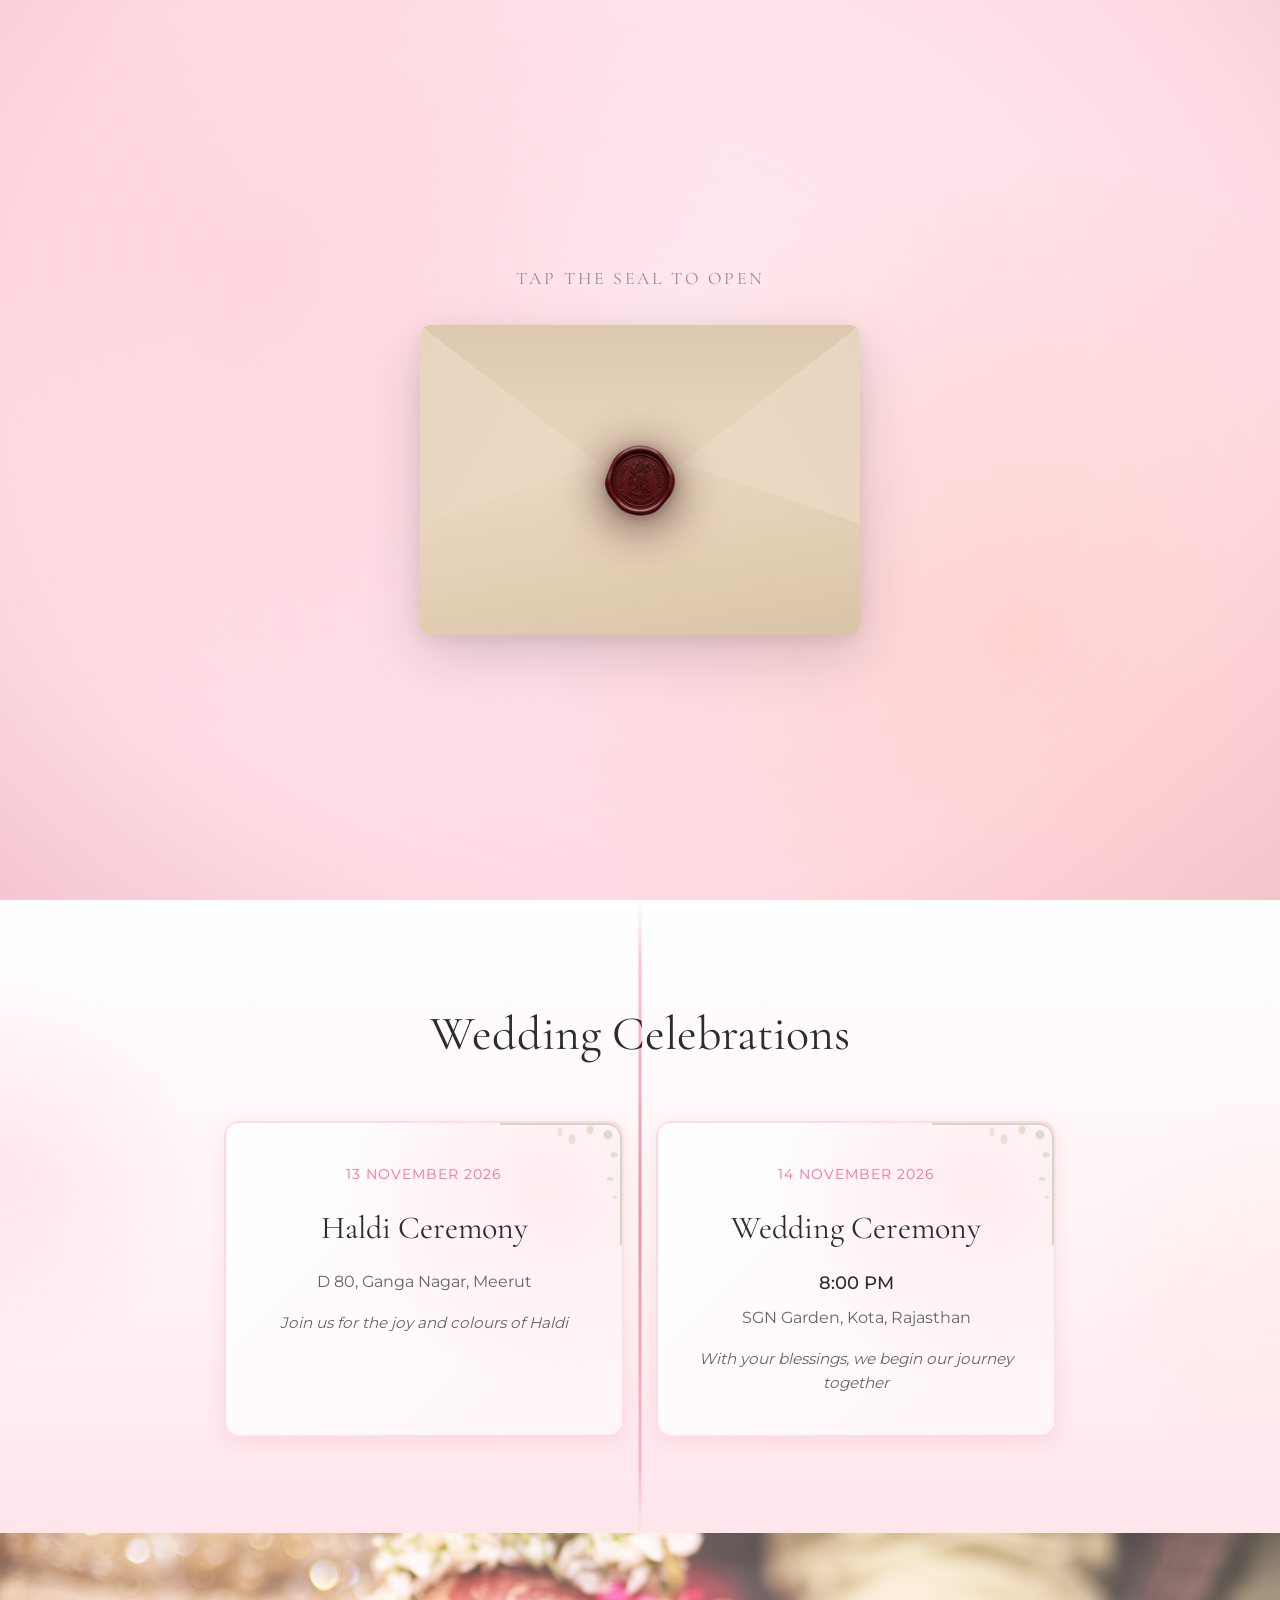
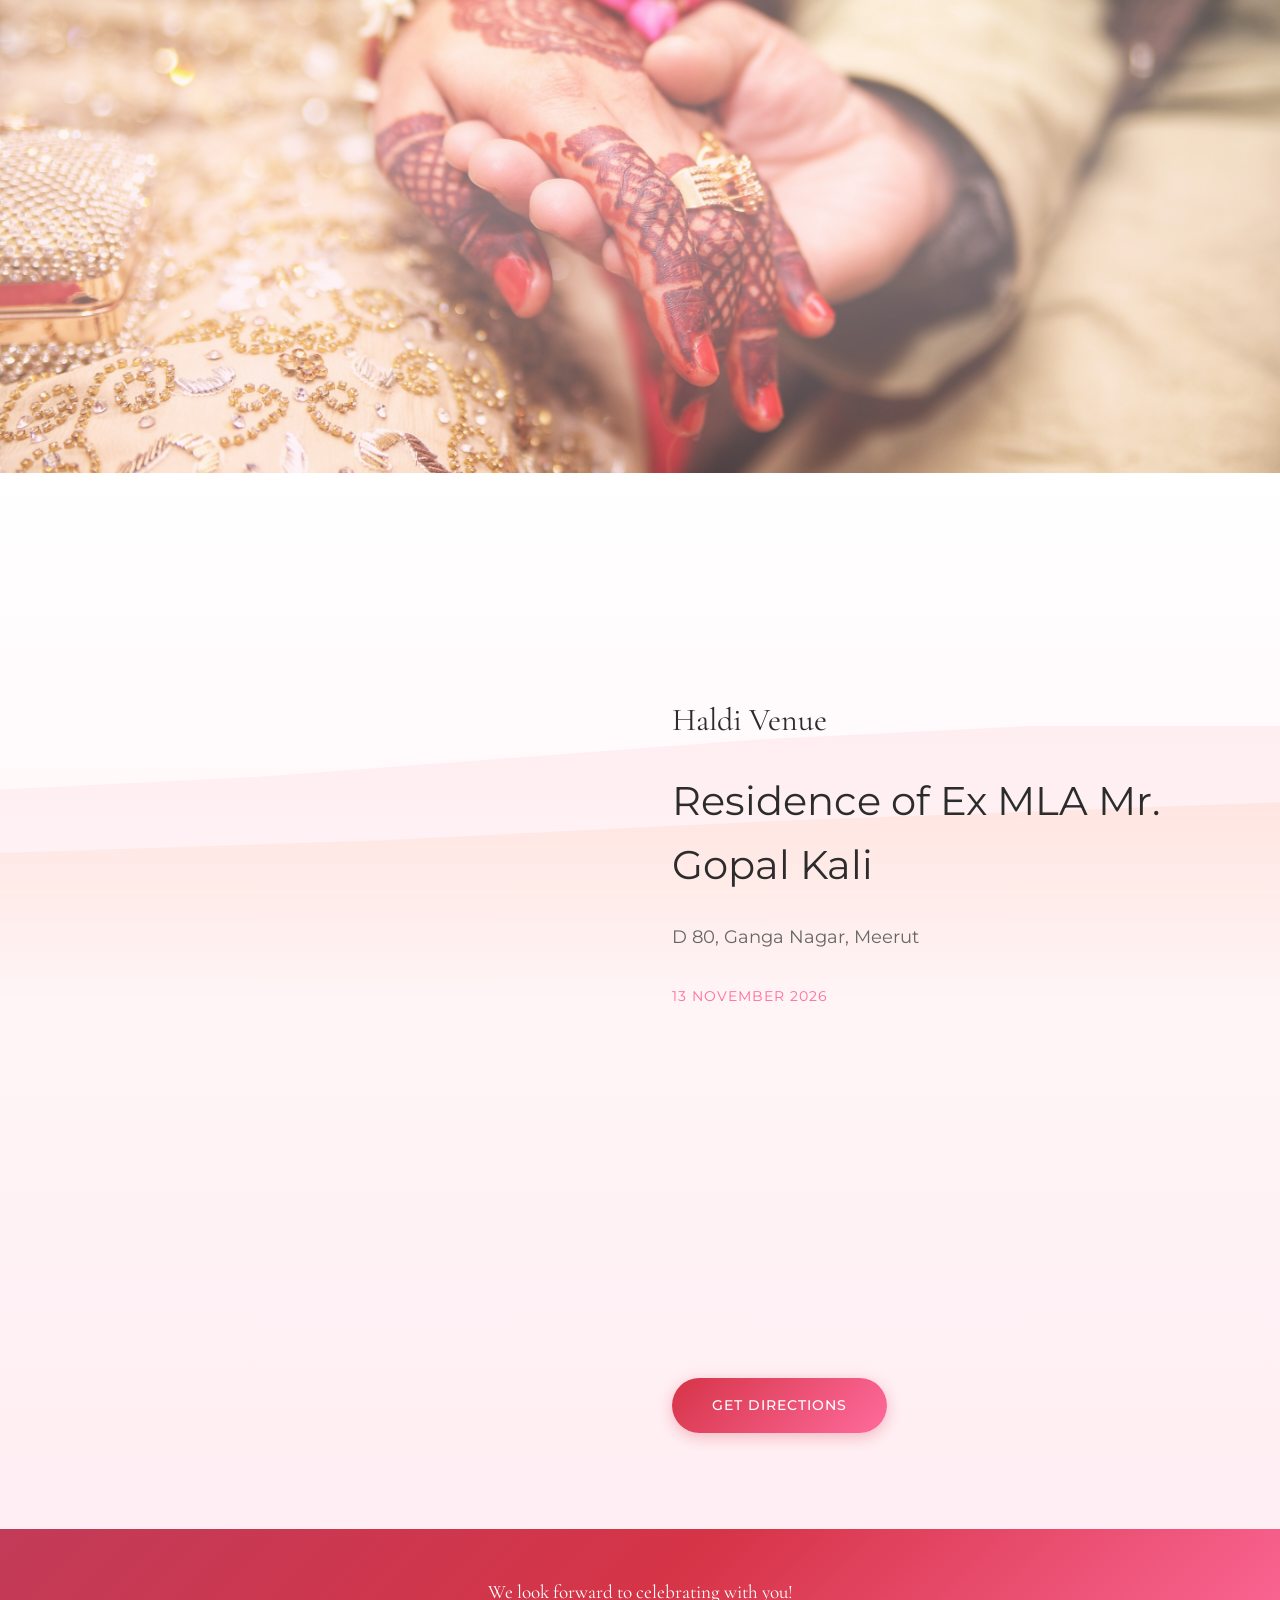
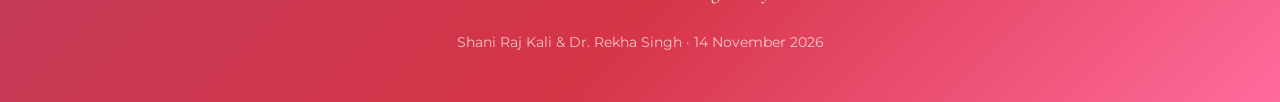
<file: index.html>
<!DOCTYPE html>
<html lang="en">
<head>
    <meta charset="UTF-8">
    <meta name="viewport" content="width=device-width, initial-scale=1.0">
    <title>Shani Raj Kali &amp; Dr. Rekha Singh | Wedding Invitation</title>
    <link rel="stylesheet" href="styles.css?v=guided-1">
    <link rel="stylesheet" href="fonts.css">
<style>
@keyframes dismiss-loading { to { opacity: 0; visibility: hidden; pointer-events: none; } }
.preloader { animation: dismiss-loading 0.3s 3s forwards; }
</style>
<noscript><style>.preloader,.envelope-wrapper { display: none !important; }</style></noscript>
</head>
<body>
    <!-- Preloader -->
    <div class="preloader" id="preloader">
        <div class="preloader-content">
            <div class="preloader-rings">
                <div class="ring ring-1"></div>
                <div class="ring ring-2"></div>
            </div>
            <p class="preloader-text">Loading your invitation...</p>
        </div>
    </div>

    <!-- Envelope Overlay -->
    <div class="envelope-wrapper" id="envelopeWrapper">
        <div class="envelope-particles" id="envelopeParticles"></div>
        <p class="envelope-hint">Tap the seal to open</p>
        <div class="envelope" id="envelope">
            <div class="envelope-back"></div>
            <div class="envelope-letter" id="envelopeLetter">
                <div class="letter-content">
                    <div class="letter-ornament">✦ ✦ ✦</div>
                    <p class="letter-heading" data-translate="envelope_heading">You're Invited</p>
                    <p class="letter-names" data-translate="envelope_names">Shani Raj & Dr. Rekha</p>
                    <p class="letter-subtext" data-translate="envelope_subtext">request the pleasure of your company</p>
                    <div class="letter-ornament">✦ ✦ ✦</div>
                </div>
            </div>
            <div class="envelope-front-bottom"></div>
            <div class="envelope-front-left"></div>
            <div class="envelope-front-right"></div>
            <div class="envelope-flap" id="envelopeFlap"></div>
            <div class="envelope-seal" id="envelopeSeal">
                <img src="wax-seal.png" alt="Wax Seal" class="seal-image">
            </div>
        </div>
    </div>

    <!-- Decorative Hands Dropping Petals -->
    <div class="petal-hands">
        <!-- Left Hand -->
        <div class="hand-container left-hand">
            <div class="hand-silhouette">
                <div class="hand-palm"></div>
                <div class="hand-fingers">
                    <div class="finger finger-1"></div>
                    <div class="finger finger-2"></div>
                    <div class="finger finger-3"></div>
                    <div class="finger finger-4"></div>
                    <div class="finger finger-5"></div>
                </div>
            </div>
            <div class="hand-petals-burst">
                <div class="burst-petal bp-1"></div>
                <div class="burst-petal bp-2"></div>
                <div class="burst-petal bp-3"></div>
                <div class="burst-petal bp-4"></div>
                <div class="burst-petal bp-5"></div>
            </div>
        </div>

        <!-- Right Hand -->
        <div class="hand-container right-hand">
            <div class="hand-silhouette">
                <div class="hand-palm"></div>
                <div class="hand-fingers">
                    <div class="finger finger-1"></div>
                    <div class="finger finger-2"></div>
                    <div class="finger finger-3"></div>
                    <div class="finger finger-4"></div>
                    <div class="finger finger-5"></div>
                </div>
            </div>
            <div class="hand-petals-burst">
                <div class="burst-petal bp-1"></div>
                <div class="burst-petal bp-2"></div>
                <div class="burst-petal bp-3"></div>
                <div class="burst-petal bp-4"></div>
                <div class="burst-petal bp-5"></div>
            </div>
        </div>
    </div>

    <!-- Background Decorations -->
    <div class="floating-elements">
        <div class="rose-petal petal-1"></div>
        <div class="rose-petal petal-2"></div>
        <div class="rose-petal petal-3"></div>
        <div class="rose-petal petal-4"></div>
        <div class="rose-petal petal-5"></div>
        <div class="rose-petal petal-6"></div>
        <div class="rose-petal petal-7"></div>
        <div class="rose-petal petal-8"></div>
        <div class="rose-petal petal-9"></div>
        <div class="rose-petal petal-10"></div>
        <div class="rose-petal petal-11"></div>
        <div class="rose-petal petal-12"></div>
        <div class="rose-petal petal-13"></div>
        <div class="rose-petal petal-14"></div>
        <div class="rose-petal petal-15"></div>
        <div class="rose-petal petal-16"></div>
        <div class="rose-petal petal-17"></div>
        <div class="rose-petal petal-18"></div>
        <div class="rose-petal petal-19"></div>
        <div class="rose-petal petal-20"></div>
    </div>

    <!-- Music Player -->
    <div class="music-player">
        <button id="musicToggle" class="music-toggle" title="Play/Pause Music">
            <span class="music-icon">🎵</span>
        </button>
        <audio id="backgroundMusic" loop preload="none">
            <!-- Add your music file here -->
            <source src="background.mp3?v=restored" type="audio/mpeg">
        </audio>
    </div>

    <!-- Navigation -->
    <nav class="navbar">
        <div class="nav-container">
            <button class="hamburger" id="hamburger" aria-label="Toggle menu">
                <span class="hamburger-line"></span>
                <span class="hamburger-line"></span>
                <span class="hamburger-line"></span>
            </button>
            <div class="nav-links" id="navLinks">
            <a href="#home" class="nav-link" data-translate="nav_home">Home</a>
            <a href="#events" class="nav-link" data-translate="nav_events">Events</a>
            <a href="#venue" class="nav-link" data-translate="nav_venue">Venues</a>
            </div>

            <!-- Language Switcher -->
            <div class="language-switcher">
                <button class="lang-btn active" data-lang="en">English</button>
                <button class="lang-btn" data-lang="hi">हिंदी</button>
            </div>
        </div>
    </nav>

    <!-- Hero Section -->
    <section id="home" class="hero">
        <div class="hero-image-bg"></div>
        <div class="mountains">
            <div class="mountain mountain-1"></div>
            <div class="mountain mountain-2"></div>
            <div class="mountain mountain-3"></div>
            <div class="mountain mountain-4"></div>
            <div class="mountain mountain-5"></div>
            <div class="mountain mountain-6"></div>
        </div>
        <div class="hero-overlay"></div>
        <div class="hero-content">
            <div class="blessing">ॐ</div>
            <h1 class="couple-names">
                <span class="bride-name" data-translate="groom_name">Shani Raj Kali</span>
                <span class="parent-info" data-translate="groom_parents">S/O Ex MLA Mr. Gopal Kali & Mrs. Sunita Kali</span>
                <span class="ampersand">&</span>
                <span class="groom-name" data-translate="bride_name">Dr. Rekha Singh</span>
                <span class="parent-info" data-translate="bride_parents">D/O Mr. Surendar Pal Singh and Mrs. Vidhya Devi</span>
            </h1>
            <p class="wedding-date" data-translate="wedding_date">14 November 2026 · 8:00 PM</p>
            <div class="countdown" id="countdown">
                <div class="countdown-item">
                    <span class="countdown-number" id="days">0</span>
                    <span class="countdown-label" data-translate="days">Days</span>
                </div>
                <div class="countdown-item">
                    <span class="countdown-number" id="hours">0</span>
                    <span class="countdown-label" data-translate="hours">Hours</span>
                </div>
                <div class="countdown-item">
                    <span class="countdown-number" id="minutes">0</span>
                    <span class="countdown-label" data-translate="minutes">Minutes</span>
                </div>
                <div class="countdown-item">
                    <span class="countdown-number" id="seconds">0</span>
                    <span class="countdown-label" data-translate="seconds">Seconds</span>
                </div>
            </div>
            <p class="tagline" data-translate="tagline">Together with our families, we invite you to celebrate our wedding</p>
        </div>
        <div class="scroll-indicator">↓</div>
    </section>

    <!-- Events Section -->
    <section id="events" class="events">
        <div class="decorative-shape shape-left"></div>
        <div class="decorative-shape shape-right"></div>
        <div class="container">
            <h2 class="section-title" data-translate="events_title">Wedding Celebrations</h2>
            <div class="events-grid">


                <div class="event-card">
                    <div class="event-date" data-translate="event3_date">13 November 2026</div>
                    <h3 class="event-name" data-translate="event3_name">Haldi Ceremony</h3>
                    <p class="event-venue" data-translate="event3_venue">D 80, Ganga Nagar, Meerut</p>
                    <p class="event-description" data-translate="event3_desc">Join us for the joy and colours of Haldi</p>
                </div>

                <div class="event-card">
                    <div class="event-date" data-translate="event4_date">14 November 2026</div>
                    <h3 class="event-name" data-translate="event4_name">Wedding Ceremony</h3>
                    <p class="event-time" data-translate="event4_time">8:00 PM</p>
                    <p class="event-venue" data-translate="event4_venue">SGN Garden, Kota, Rajasthan</p>
                    <p class="event-description" data-translate="event4_desc">With your blessings, we begin our journey together</p>
                </div>


            </div>
        </div>
    </section>

<!-- Image Showcase Section -->
    <section class="image-showcase">
        <div class="showcase-image">
            <img src="wedding-hands-2.jpg" alt="Wedding Moment" class="showcase-img">
            <div class="showcase-overlay"></div>
        </div>
    </section>

    <!-- Venue Section -->
    <section id="venue" class="venue">
        <div class="decorative-hills">
            <div class="hill hill-1"></div>
            <div class="hill hill-2"></div>
        </div>
        <div class="container">
            <h2 class="section-title" data-translate="venue_title">Venues & Locations</h2>
            <div class="venue-content">
                <div class="venue-info">
                    <h3 class="venue-name" data-translate="venue_name">SGN Garden</h3>
                    <p class="venue-address" data-translate="venue_address">Railway Overbridge Bundi Road, National Highway 12, Kota, Rajasthan 324008</p>
                    <div class="venue-map">
                        <iframe title="Wedding venue map" src="https://maps.google.com/maps?q=25.2051961,75.8316778&amp;z=16&amp;output=embed" width="600" height="450" style="border:0;" allowfullscreen="" loading="lazy" referrerpolicy="strict-origin-when-cross-origin"></iframe>
                    </div>
                    <a href="https://www.google.com/maps/place/SGN+Gardens+%26+Banquets/@25.2051961,75.8291029,17z/data=!4m6!3m5!1s0x396f9b0b5e360cf9:0x18427d3f242fad4c!8m2!3d25.2051961!4d75.8316778!16s%2Fg%2F124swypnz" target="_blank" class="btn btn-primary" data-translate="directions_btn">Get Directions</a>
                </div>

                <div class="venue-details">
                    <h3 class="details-title" data-translate="haldi_venue_title">Haldi Venue</h3>
                    <p class="venue-name" data-translate="haldi_venue_name">Residence of Ex MLA Mr. Gopal Kali</p>
                    <p class="venue-address" data-translate="haldi_address">D 80, Ganga Nagar, Meerut</p>
                    <p class="event-date" data-translate="event3_date">13 November 2026</p>
                    <div class="venue-map"><iframe title="Haldi venue map" src="https://maps.google.com/maps?q=29.0089411,77.7498693&amp;z=16&amp;output=embed" width="600" height="450" style="border:0" loading="lazy"></iframe></div>
                    <a href="https://www.google.com/maps/place/Gopal+Kali+(Ex+MLA+Hastinapur)/@29.0089411,77.7472944,17z/data=!4m6!3m5!1s0x390c7b0016fcecf9:0x6e02280fcfaa42a7!8m2!3d29.0089411!4d77.7498693!16s%2Fg%2F11y3ctrp6f" target="_blank" rel="noopener" class="btn btn-primary" data-translate="directions_btn">Get Directions</a>
                </div>
            </div>
        </div>
    </section>

<!-- Footer -->
    <footer class="footer">
        <div class="container">
            <p class="footer-text" data-translate="footer_text">We look forward to celebrating with you!</p>
<p class="footer-copyright" data-translate="footer_copyright">Shani Raj Kali & Dr. Rekha Singh · 14 November 2026</p>
        </div>
    </footer>

    <script src="translations.js?v=loading-fix-1"></script>
    <script src="script.js?v=guided-1"></script>
</body>
</html>
</file>
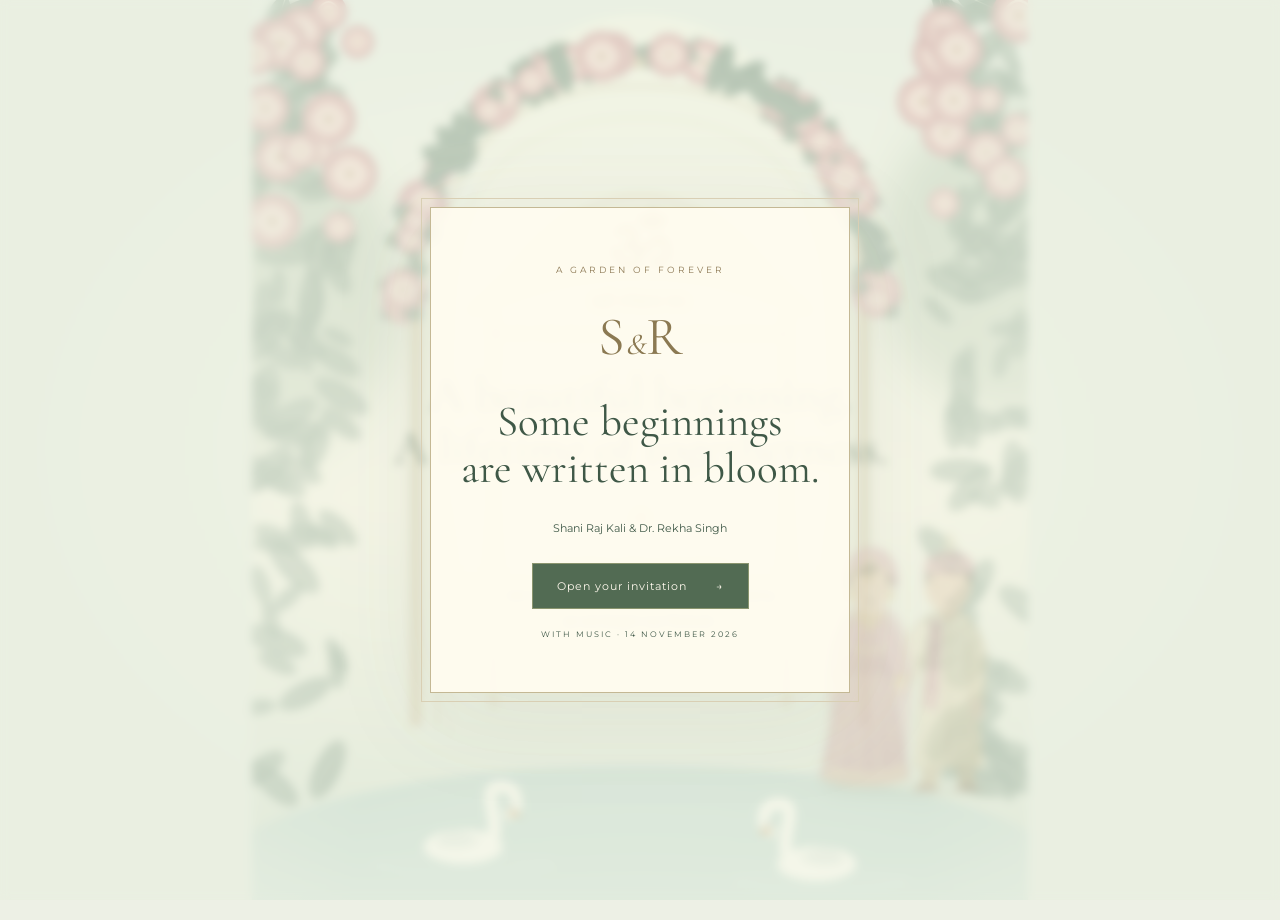
<file: garden.html>
<!doctype html><html lang="en"><head><meta charset="utf-8"><meta name="viewport" content="width=device-width, initial-scale=1"><title>Shani Raj & Dr. Rekha · A Garden of Forever</title><link rel="stylesheet" href="fonts.css"><link rel="stylesheet" href="garden-style.css?v=2"></head><body>
<div class="garden" aria-hidden="true"></div><div class="animated-couple" aria-hidden="true"><img src="wedding-couple.svg" alt=""></div><div id="petals" aria-hidden="true"></div>
<div class="opening" id="opening"><div class="opening-card"><p class="eyebrow">A GARDEN OF FOREVER</p><div class="crest">S<span>&</span>R</div><h1>Some beginnings<br>are written in bloom.</h1><p>Shani Raj Kali & Dr. Rekha Singh</p><button class="primary" id="open">Open your invitation <span>→</span></button><p class="tiny">WITH MUSIC · 14 NOVEMBER 2026</p></div></div>
<main><section class="scene active" aria-hidden="false"><div class="ganesh">ॐ</div><p class="mantra">श्री गणेशाय नमः</p><p class="eyebrow">WITH THE BLESSINGS OF LORD GANESHA</p><h2>A beautiful beginning.<br>A lifetime of togetherness.</h2><div class="ornament">✧</div><p class="body-copy">Together with our families,<br>we request the pleasure of your company<br>as we begin our forever.</p></section>
<section class="scene" aria-hidden="true"><p class="eyebrow">TWO HEARTS · ONE FOREVER</p><h2 class="names">Shani Raj Kali<span>&</span>Dr. Rekha Singh</h2><p class="parents">S/O Ex MLA Mr. Gopal Kali & Mrs. Sunita Kali</p><p class="parents">D/O Mr. Surendar Pal Singh & Mrs. Vidhya Devi</p><div class="date">14 <span>NOVEMBER</span> 2026</div><p class="time">8:00 PM · Kota, Rajasthan</p></section>
<section class="scene" aria-hidden="true"><p class="eyebrow">LET THE CELEBRATIONS BLOOM</p><h2>Haldi & happiness</h2><div class="ornament">✧</div><p class="day">13 November 2026</p><p class="body-copy">An occasion of golden hues,<br>laughter, love, and blessings.</p><div class="venue"><h3>The Kali Residence</h3><p>Residence of Ex MLA Mr. Gopal Kali<br>D 80, Ganga Nagar, Meerut</p><a href="https://www.google.com/maps/?q=29.0089411,77.7498693" target="_blank" rel="noopener">Directions to Haldi <span>↗</span></a></div></section>
<section class="scene" aria-hidden="true"><p class="eyebrow">THE WEDDING CELEBRATION</p><h2>Where forever<br>takes root.</h2><p class="day">14 November 2026 · 8:00 PM</p><div class="ornament">✧</div><div class="venue"><h3>SGN Garden</h3><p>Railway Overbridge Bundi Road<br>National Highway 12, Kota<br>Rajasthan 324008</p><a href="https://www.google.com/maps/?q=25.2051961,75.8316778" target="_blank" rel="noopener">Directions to wedding <span>↗</span></a></div></section>
<section class="scene" aria-hidden="true"><p class="eyebrow">YOUR PRESENCE IS OUR GREATEST JOY</p><h2>Come for the celebration.<br>Stay in our memories.</h2><div class="ornament">✧</div><p class="body-copy">With love,<br>the Kali & Singh families</p><p class="signature">Shani Raj & Dr. Rekha</p><button class="primary" id="replayEnd">Watch again ↻</button></section></main>
<footer id="controls" hidden><div class="timeline" id="timeline" aria-label="Invitation scenes"></div><div class="buttons"><button id="prev" aria-label="Previous scene">←</button><button id="pause">Pause</button><span id="counter">1 / 5</span><button id="music" aria-label="Mute music">♫ On</button><button id="next" aria-label="Next scene">→</button></div></footer><audio id="audio" src="kudmayi-from-10s.mp3" loop preload="none"></audio><script src="garden-app.js?v=2"></script></body></html>
</file>
<file: styles.css>
/* Reset and Base Styles */
* {
    margin: 0;
    padding: 0;
    box-sizing: border-box;
}

:root {
    --primary-color: #D63447;        /* Vibrant Red */
    --secondary-color: #FF6B9D;      /* Hot Pink */
    --accent: #FFA07A;               /* Light Coral/Peach */
    --pastel-pink: #FFB6C1;          /* Light Pink */
    --pastel-orange: #FFCCB3;        /* Peach */
    --pastel-yellow: #FFEAA7;        /* Soft Yellow */
    --deep-red: #C23B58;             /* Deep Red */
    --text-dark: #2C2C2C;
    --text-light: #666666;
    --bg-light: #FFF5F7;             /* Light Pink Background */
    --white: #FFFFFF;
}

html {
    scroll-behavior: smooth;
}

body {
    font-family: 'Montserrat', sans-serif;
    color: var(--text-dark);
    line-height: 1.6;
    background-color: var(--white);
    position: relative;
    overflow-x: hidden;
}

h1, h2, h3 {
    font-family: 'Cormorant Garamond', serif;
    font-weight: 400;
}

/* Preloader */
.preloader {
    position: fixed;
    top: 0;
    left: 0;
    width: 100%;
    height: 100%;
    z-index: 99999;
    background: linear-gradient(135deg, #FFF5F7 0%, #FFE5EC 50%, #FFF0F5 100%);
    display: flex;
    align-items: center;
    justify-content: center;
    transition: opacity 0.6s ease, visibility 0s linear 0.6s;
}

.preloader.hidden {
    opacity: 0;
    visibility: hidden;
    pointer-events: none;
}

.preloader-content {
    text-align: center;
}

.preloader-rings {
    position: relative;
    width: 80px;
    height: 80px;
    margin: 0 auto 1.5rem;
}

.ring {
    position: absolute;
    width: 100%;
    height: 100%;
    border-radius: 50%;
    border: 3px solid transparent;
}

.ring-1 {
    border-top-color: var(--primary-color);
    border-right-color: var(--primary-color);
    animation: spin 1.2s linear infinite;
}

.ring-2 {
    width: 60%;
    height: 60%;
    top: 20%;
    left: 20%;
    border-bottom-color: var(--secondary-color);
    border-left-color: var(--secondary-color);
    animation: spin 0.9s linear infinite reverse;
}

@keyframes spin {
    to { transform: rotate(360deg); }
}

.preloader-text {
    font-family: 'Cormorant Garamond', serif;
    font-size: 1.2rem;
    color: var(--text-light);
    letter-spacing: 2px;
}

/* Decorative Hands Dropping Petals */
.petal-hands {
    position: fixed;
    top: 0;
    left: 0;
    width: 100%;
    height: 100vh;
    pointer-events: none;
    z-index: 100;
    overflow: hidden;
}

.hand-container {
    position: absolute;
    top: 0%;
    width: 300px;
    height: 300px;
}

.left-hand {
    left: 0%;
    animation: handGentleMove 6s ease-in-out infinite;
}

.right-hand {
    right: 0%;
    animation: handGentleMove 6s ease-in-out infinite;
    animation-delay: 3s;
}

@keyframes handGentleMove {
    0%, 100% {
        transform: translateY(0) rotate(0deg);
    }
    50% {
        transform: translateY(-15px) rotate(-3deg);
    }
}

/* Hand Silhouette - Using Real Image */
.hand-silhouette {
    position: relative;
    width: 100%;
    height: 100%;
    background-image: url('hand-with-petals.png');
    background-size: contain;
    background-position: center;
    background-repeat: no-repeat;
}

/* Right hand is flipped */
.right-hand .hand-silhouette {
    transform: scaleX(-1);
}

/* Hide palm and fingers when using image */
.hand-palm,
.hand-fingers {
    display: none;
}

/* Petals Bursting from Hands */
.hand-petals-burst {
    position: absolute;
    top: 55%;
    left: 50%;
    width: 120px;
    height: 120px;
}

.burst-petal {
    position: absolute;
    width: 15px;
    height: 22px;
    background: linear-gradient(135deg, #D63447 0%, #FF6B9D 100%);
    border-radius: 50% 50% 50% 0;
    opacity: 0;
    animation: petalBurst 4s ease-out infinite;
}

.bp-1 {
    animation-delay: 0s;
}

.bp-2 {
    animation-delay: 0.8s;
}

.bp-3 {
    animation-delay: 1.6s;
}

.bp-4 {
    animation-delay: 2.4s;
}

.bp-5 {
    animation-delay: 3.2s;
}

@keyframes petalBurst {
    0% {
        transform: translate(-50%, -50%) scale(0.5) rotate(0deg);
        opacity: 0;
    }
    10% {
        opacity: 0.9;
    }
    20% {
        transform: translate(-30px, -20px) scale(1) rotate(45deg);
        opacity: 0.8;
    }
    40% {
        transform: translate(-45px, 10px) scale(0.9) rotate(90deg);
        opacity: 0.6;
    }
    60% {
        transform: translate(-50px, 50px) scale(0.8) rotate(135deg);
        opacity: 0.4;
    }
    80% {
        transform: translate(-45px, 90px) scale(0.7) rotate(180deg);
        opacity: 0.2;
    }
    100% {
        transform: translate(-40px, 130px) scale(0.5) rotate(225deg);
        opacity: 0;
    }
}

.right-hand .burst-petal {
    animation-name: petalBurstRight;
}

@keyframes petalBurstRight {
    0% {
        transform: translate(-50%, -50%) scale(0.5) rotate(0deg);
        opacity: 0;
    }
    10% {
        opacity: 0.9;
    }
    20% {
        transform: translate(30px, -20px) scale(1) rotate(-45deg);
        opacity: 0.8;
    }
    40% {
        transform: translate(45px, 10px) scale(0.9) rotate(-90deg);
        opacity: 0.6;
    }
    60% {
        transform: translate(50px, 50px) scale(0.8) rotate(-135deg);
        opacity: 0.4;
    }
    80% {
        transform: translate(45px, 90px) scale(0.7) rotate(-180deg);
        opacity: 0.2;
    }
    100% {
        transform: translate(40px, 130px) scale(0.5) rotate(-225deg);
        opacity: 0;
    }
}

/* Floating Elements */
.floating-elements {
    position: fixed;
    top: 0;
    left: 0;
    width: 100%;
    height: 100%;
    pointer-events: none;
    z-index: 1;
    overflow: hidden;
}

/* Rose Petal Shapes */
.rose-petal {
    position: absolute;
    width: 20px;
    height: 30px;
    background: linear-gradient(135deg, #FF6B9D 0%, #FFB6C1 50%, #FF6B9D 100%);
    border-radius: 50% 50% 50% 0;
    opacity: 0.6;
    animation: petalFall 15s infinite ease-in-out;
    box-shadow: 0 2px 8px rgba(214, 52, 71, 0.3);
}

.petal-1 {
    top: -5%;
    left: 10%;
    animation-delay: 0s;
    animation-duration: 18s;
    background: linear-gradient(135deg, #D63447 0%, #FF6B9D 100%);
}

.petal-2 {
    top: -10%;
    right: 15%;
    animation-delay: 3s;
    animation-duration: 22s;
    background: linear-gradient(135deg, #FFB6C1 0%, #FFA07A 100%);
    width: 18px;
    height: 28px;
}

.petal-3 {
    top: -8%;
    left: 30%;
    animation-delay: 6s;
    animation-duration: 20s;
    background: linear-gradient(135deg, #FF9AAD 0%, #FFB6C1 100%);
}

.petal-4 {
    top: -12%;
    right: 40%;
    animation-delay: 9s;
    animation-duration: 16s;
    background: linear-gradient(135deg, #D63447 0%, #FF7E99 100%);
    width: 22px;
    height: 32px;
}

.petal-5 {
    top: -15%;
    left: 60%;
    animation-delay: 12s;
    animation-duration: 24s;
    background: linear-gradient(135deg, #FFA07A 0%, #FFCCB3 100%);
    width: 16px;
    height: 26px;
}

.petal-6 {
    top: -6%;
    right: 25%;
    animation-delay: 15s;
    animation-duration: 19s;
    background: linear-gradient(135deg, #FF6B9D 0%, #FFB6C1 100%);
}

.petal-7 {
    top: -10%;
    left: 45%;
    animation-delay: 4s;
    animation-duration: 21s;
    background: linear-gradient(135deg, #D63447 0%, #FF9AAD 100%);
    width: 19px;
    height: 29px;
}

.petal-8 {
    top: -14%;
    right: 8%;
    animation-delay: 7s;
    animation-duration: 17s;
    background: linear-gradient(135deg, #FFB6C1 0%, #FF6B9D 100%);
}

.petal-9 {
    top: -8%;
    left: 75%;
    animation-delay: 10s;
    animation-duration: 23s;
    background: linear-gradient(135deg, #FFA07A 0%, #FF6B9D 100%);
    width: 17px;
    height: 27px;
}

.petal-10 {
    top: -11%;
    right: 55%;
    animation-delay: 13s;
    animation-duration: 20s;
    background: linear-gradient(135deg, #D63447 0%, #FFA07A 100%);
    width: 21px;
    height: 31px;
}

.petal-11 {
    top: -7%;
    left: 20%;
    animation-delay: 2s;
    animation-duration: 19s;
    background: linear-gradient(135deg, #FF6B9D 0%, #FFB6C1 100%);
    width: 18px;
    height: 28px;
}

.petal-12 {
    top: -13%;
    right: 30%;
    animation-delay: 5s;
    animation-duration: 21s;
    background: linear-gradient(135deg, #D63447 0%, #FF9AAD 100%);
    width: 20px;
    height: 30px;
}

.petal-13 {
    top: -9%;
    left: 50%;
    animation-delay: 8s;
    animation-duration: 17s;
    background: linear-gradient(135deg, #FFA07A 0%, #FFCCB3 100%);
    width: 19px;
    height: 29px;
}

.petal-14 {
    top: -14%;
    right: 18%;
    animation-delay: 11s;
    animation-duration: 23s;
    background: linear-gradient(135deg, #FFB6C1 0%, #FF6B9D 100%);
    width: 17px;
    height: 27px;
}

.petal-15 {
    top: -6%;
    left: 85%;
    animation-delay: 14s;
    animation-duration: 18s;
    background: linear-gradient(135deg, #D63447 0%, #FF7E99 100%);
    width: 21px;
    height: 31px;
}

.petal-16 {
    top: -10%;
    right: 45%;
    animation-delay: 1s;
    animation-duration: 22s;
    background: linear-gradient(135deg, #FF9AAD 0%, #FFB6C1 100%);
    width: 18px;
    height: 28px;
}

.petal-17 {
    top: -12%;
    left: 35%;
    animation-delay: 4.5s;
    animation-duration: 20s;
    background: linear-gradient(135deg, #FFA07A 0%, #FF6B9D 100%);
    width: 19px;
    height: 29px;
}

.petal-18 {
    top: -8%;
    right: 65%;
    animation-delay: 7.5s;
    animation-duration: 16s;
    background: linear-gradient(135deg, #D63447 0%, #FFA07A 100%);
    width: 22px;
    height: 32px;
}

.petal-19 {
    top: -15%;
    left: 65%;
    animation-delay: 10.5s;
    animation-duration: 24s;
    background: linear-gradient(135deg, #FFB6C1 0%, #FFA07A 100%);
    width: 16px;
    height: 26px;
}

.petal-20 {
    top: -11%;
    right: 5%;
    animation-delay: 13.5s;
    animation-duration: 19s;
    background: linear-gradient(135deg, #FF6B9D 0%, #D63447 100%);
    width: 20px;
    height: 30px;
}

@keyframes petalFall {
    0% {
        transform: translateY(0) translateX(0) rotate(0deg);
        opacity: 0;
    }
    10% {
        opacity: 0.6;
    }
    25% {
        transform: translateY(25vh) translateX(20px) rotate(90deg);
        opacity: 0.7;
    }
    50% {
        transform: translateY(50vh) translateX(-15px) rotate(180deg);
        opacity: 0.6;
    }
    75% {
        transform: translateY(75vh) translateX(25px) rotate(270deg);
        opacity: 0.5;
    }
    90% {
        opacity: 0.3;
    }
    100% {
        transform: translateY(100vh) translateX(-10px) rotate(360deg);
        opacity: 0;
    }
}

/* Music Player */
.music-player {
    position: fixed;
    bottom: 2rem;
    right: 2rem;
    z-index: 1000;
}

.music-toggle {
    width: 60px;
    height: 60px;
    border-radius: 50%;
    background: linear-gradient(135deg, #FF6B9D 0%, #FFA07A 100%);
    border: 3px solid rgba(255, 255, 255, 0.5);
    cursor: pointer;
    display: flex;
    align-items: center;
    justify-content: center;
    box-shadow: 0 4px 20px rgba(255, 107, 157, 0.4);
    transition: all 0.3s ease;
}

.music-toggle:hover {
    transform: scale(1.1);
    box-shadow: 0 6px 30px rgba(214, 52, 71, 0.5);
}

.music-toggle.playing {
    animation: pulse 2s infinite;
}

.music-icon {
    font-size: 1.5rem;
}

@keyframes pulse {
    0%, 100% {
        transform: scale(1);
    }
    50% {
        transform: scale(1.05);
    }
}

/* Navigation */
.navbar {
    position: fixed;
    top: 0;
    left: 0;
    right: 0;
    background-color: rgba(255, 255, 255, 0.95);
    backdrop-filter: blur(10px);
    box-shadow: 0 2px 10px rgba(0, 0, 0, 0.1);
    z-index: 1000;
    padding: 1rem 0;
}

.nav-container {
    max-width: 1200px;
    margin: 0 auto;
    display: flex;
    justify-content: center;
    align-items: center;
    gap: 2rem;
    padding: 0 2rem;
    flex-wrap: wrap;
}

/* Hamburger - hidden on desktop */
.hamburger {
    display: none;
    background: none;
    border: none;
    cursor: pointer;
    padding: 0.5rem;
    z-index: 10;
}

.hamburger-line {
    display: block;
    width: 24px;
    height: 2px;
    background: var(--text-dark);
    margin: 5px 0;
    border-radius: 2px;
    transition: all 0.3s ease;
}

.hamburger.active .hamburger-line:nth-child(1) {
    transform: rotate(45deg) translate(5px, 5px);
}

.hamburger.active .hamburger-line:nth-child(2) {
    opacity: 0;
}

.hamburger.active .hamburger-line:nth-child(3) {
    transform: rotate(-45deg) translate(5px, -5px);
}

.nav-links {
    display: contents;
}

.nav-link {
    text-decoration: none;
    color: var(--text-dark);
    font-size: 0.9rem;
    font-weight: 400;
    letter-spacing: 1px;
    text-transform: uppercase;
    transition: color 0.3s ease;
}

.nav-link:hover {
    color: var(--primary-color);
}

/* Language Switcher */
.language-switcher {
    display: flex;
    gap: 0.5rem;
    margin-left: auto;
}

.lang-btn {
    padding: 0.5rem 1rem;
    background: transparent;
    border: 2px solid var(--primary-color);
    border-radius: 20px;
    color: var(--text-dark);
    font-size: 0.85rem;
    font-weight: 500;
    cursor: pointer;
    transition: all 0.3s ease;
    font-family: 'Montserrat', sans-serif;
}

.lang-btn:hover {
    background: var(--primary-color);
    color: var(--white);
    transform: translateY(-2px);
}

.lang-btn.active {
    background: linear-gradient(135deg, #D63447 0%, #FF6B9D 100%);
    color: var(--white);
    border-color: transparent;
    box-shadow: 0 4px 15px rgba(214, 52, 71, 0.3);
}

/* Hero Section */
.hero {
    min-height: 100vh;
    display: flex;
    flex-direction: column;
    align-items: center;
    justify-content: center;
    background: linear-gradient(180deg, rgba(255,240,245,0.55) 0%, rgba(255,229,236,0.5) 40%, rgba(255,214,224,0.45) 100%),
                url('shani-rekha.jpeg') center 20%/cover no-repeat;
    padding: 6rem 2rem 4rem;
    position: relative;
    overflow: hidden;
}

/* Hero Background Image */
.hero-image-bg {
    position: absolute;
    top: 0;
    left: 0;
    width: 100%;
    height: 100%;
    background-image: url('shani-rekha.jpeg');
    background-size: cover;
    background-position: center;
    opacity: 0.08;
    z-index: 0;
    filter: blur(3px);
}

/* Cascading Mountain Layers */
.mountains {
    position: absolute;
    bottom: 0;
    left: 0;
    width: 100%;
    height: 50%;
    pointer-events: none;
    z-index: 1;
    overflow: hidden;
}

.mountain {
    position: absolute;
    bottom: 0;
    left: 0;
    width: 200%;
    height: 100%;
}

/* Mountain 1 - Front, darkest, fastest */
.mountain-1 {
    background: linear-gradient(to bottom, #FFB8D0 0%, #FFA8C2 40%, #FF99B5 70%, #FF8DAA 100%);
    clip-path: polygon(
        0% 100%,
        0% 68%,
        10% 64%,
        20% 67%,
        30% 62%,
        40% 65%,
        50% 61%,
        60% 64%,
        70% 62%,
        80% 66%,
        90% 63%,
        100% 67%,
        100% 100%
    );
    z-index: 4;
    opacity: 0.85;
    bottom: 0;
    height: 100%;
    animation: mountainFlow 35s linear infinite;
}

/* Mountain 2 - Peeks above mountain 1 */
.mountain-2 {
    background: linear-gradient(to bottom, #FFB6C1 0%, #FFCCD5 40%, #FFD6E0 70%, #FFE5EA 100%);
    clip-path: polygon(
        0% 100%,
        0% 56%,
        10% 53%,
        20% 56%,
        30% 51%,
        40% 54%,
        50% 50%,
        60% 53%,
        70% 50%,
        80% 54%,
        90% 52%,
        100% 55%,
        100% 100%
    );
    z-index: 3;
    opacity: 0.7;
    bottom: 0;
    height: 100%;
    animation: mountainFlow 50s linear infinite;
}

/* Mountain 3 - Peeks above mountain 2 */
.mountain-3 {
    background: linear-gradient(to bottom, #FFD6E0 0%, #FFE0E6 40%, #FFEEF2 70%, #FFF5F7 100%);
    clip-path: polygon(
        0% 100%,
        0% 46%,
        12% 44%,
        25% 46%,
        38% 42%,
        50% 44%,
        62% 42%,
        75% 45%,
        88% 43%,
        100% 46%,
        100% 100%
    );
    z-index: 2;
    opacity: 0.55;
    bottom: 0;
    height: 100%;
    animation: mountainFlow 70s linear infinite;
}

/* Mountain 4 - Farthest back, lightest */
.mountain-4 {
    background: linear-gradient(to bottom, #FFEEF2 0%, #FFF5F7 40%, #FFF8FA 70%, #FFFBFC 100%);
    clip-path: polygon(
        0% 100%,
        0% 38%,
        14% 36%,
        28% 38%,
        42% 35%,
        56% 37%,
        70% 35%,
        84% 37%,
        100% 39%,
        100% 100%
    );
    z-index: 1;
    opacity: 0.45;
    bottom: 0;
    height: 100%;
    animation: mountainFlow 100s linear infinite;
}

/* Mountain 5 - Hidden (not used) */
.mountain-5 {
    display: none;
}

/* Mountain 6 - Hidden (not used) */
.mountain-6 {
    display: none;
}

@keyframes mountainFlow {
    0% {
        transform: translateX(0);
    }
    100% {
        transform: translateX(-50%);
    }
}

.hero-overlay {
    position: absolute;
    top: 0;
    left: 0;
    right: 0;
    bottom: 0;
    background:
        linear-gradient(180deg, rgba(255, 240, 245, 0.5) 0%, rgba(255, 228, 235, 0.45) 50%, rgba(255, 220, 230, 0.55) 100%),
        radial-gradient(ellipse at 50% 20%, rgba(255, 235, 205, 0.4) 0%, transparent 50%),
        radial-gradient(ellipse at 20% 60%, rgba(255, 182, 193, 0.25) 0%, transparent 40%),
        radial-gradient(ellipse at 80% 70%, rgba(255, 204, 179, 0.25) 0%, transparent 40%);
    pointer-events: none;
    z-index: 0;
}

.hero-content {
    text-align: center;
    max-width: 800px;
    position: relative;
    z-index: 10;
    text-shadow: 0 2px 8px rgba(255, 255, 255, 0.9), 0 0 20px rgba(255, 255, 255, 0.7);
}

.blessing {
    font-size: 3rem;
    color: var(--secondary-color);
    margin-bottom: 2rem;
    animation: glow 3s ease-in-out infinite;
}

@keyframes glow {
    0%, 100% {
        text-shadow: 0 0 15px rgba(255, 107, 157, 0.4), 0 0 25px rgba(214, 52, 71, 0.2);
    }
    50% {
        text-shadow: 0 0 25px rgba(255, 107, 157, 0.6), 0 0 35px rgba(214, 52, 71, 0.3);
    }
}

.couple-names {
    font-size: 4rem;
    font-weight: 400;
    margin-bottom: 1rem;
    line-height: 1.2;
    text-shadow: 0 2px 10px rgba(255, 255, 255, 0.95), 0 0 30px rgba(255, 255, 255, 0.8);
}

.bride-name, .groom-name {
    display: block;
}

.parent-info {
    display: block;
    font-family: 'Montserrat', sans-serif;
    font-size: 0.95rem;
    font-weight: 300;
    color: var(--text-light);
    letter-spacing: 1px;
    margin-top: 0.3rem;
    margin-bottom: 0.5rem;
}

.ampersand {
    display: block;
    font-size: 3rem;
    color: var(--secondary-color);
    margin: 0.5rem 0;
}

.wedding-date {
    font-size: 1.5rem;
    color: var(--text-light);
    margin-bottom: 3rem;
    letter-spacing: 2px;
    font-weight: 500;
}

/* Countdown */
.countdown {
    display: flex;
    justify-content: center;
    gap: 2rem;
    margin-bottom: 2rem;
}

.countdown-item {
    display: flex;
    flex-direction: column;
    align-items: center;
}

.countdown-number {
    font-size: 3rem;
    font-weight: 300;
    color: var(--primary-color);
    font-family: 'Cormorant Garamond', serif;
}

.countdown-label {
    font-size: 0.9rem;
    text-transform: uppercase;
    letter-spacing: 1px;
    color: var(--text-light);
}

.tagline {
    font-size: 1.2rem;
    color: var(--text-light);
    font-style: italic;
    margin-top: 2rem;
}

.scroll-indicator {
    position: absolute;
    bottom: 2rem;
    font-size: 2rem;
    color: var(--primary-color);
    animation: bounce 2s infinite;
    z-index: 10;
}

@keyframes bounce {
    0%, 20%, 50%, 80%, 100% {
        transform: translateY(0);
    }
    40% {
        transform: translateY(-10px);
    }
    60% {
        transform: translateY(-5px);
    }
}

/* Container */
.container {
    max-width: 1200px;
    margin: 0 auto;
    padding: 0 2rem;
    position: relative;
    z-index: 10;
}

/* Section Title */
.section-title {
    font-size: 3rem;
    text-align: center;
    margin-bottom: 3rem;
    color: var(--text-dark);
}

/* Events Section */
.events {
    padding: 6rem 0;
    background: linear-gradient(180deg, #FFFFFF 0%, #FFF5F7 50%, #FFE5EC 100%);
    position: relative;
    overflow: hidden;
}

.events::before {
    content: '';
    position: absolute;
    top: 0;
    left: 50%;
    width: 3px;
    height: 100%;
    background: linear-gradient(to bottom,
        transparent 0%,
        rgba(255, 107, 157, 0.4) 10%,
        rgba(214, 52, 71, 0.5) 50%,
        rgba(255, 107, 157, 0.4) 90%,
        transparent 100%);
    transform: translateX(-50%);
    z-index: 1;
}

/* Decorative Shapes for Events */
.decorative-shape {
    position: absolute;
    width: 400px;
    height: 400px;
    border-radius: 50%;
    opacity: 0.12;
}

.shape-left {
    top: 10%;
    left: -200px;
    background: radial-gradient(circle, #FF6B9D 0%, transparent 70%);
    animation: float 15s ease-in-out infinite;
}

.shape-right {
    bottom: 10%;
    right: -200px;
    background: radial-gradient(circle, #FFCCB3 0%, transparent 70%);
    animation: float 18s ease-in-out infinite reverse;
}

.events-grid {
    display: flex;
    flex-wrap: wrap;
    gap: 2rem;
    justify-content: center;
}

.event-card {
    flex: 1 1 300px;
    max-width: 400px;
    background:
        radial-gradient(circle at 80% 20%, rgba(255, 182, 193, 0.2) 0%, transparent 50%),
        linear-gradient(135deg, #FFFFFF 0%, #FFF5F7 100%);
    padding: 2.5rem;
    border-radius: 15px;
    text-align: center;
    transition: all 0.3s ease;
    border: 2px solid rgba(255, 107, 157, 0.2);
    box-shadow: 0 5px 20px rgba(214, 52, 71, 0.1);
    position: relative;
    overflow: hidden;
}

.event-card::before {
    content: '';
    position: absolute;
    top: -50%;
    left: -50%;
    width: 200%;
    height: 200%;
    background: radial-gradient(circle, rgba(255, 107, 157, 0.25) 0%, transparent 70%);
    opacity: 0;
    transition: opacity 0.3s ease;
}

.event-card:hover::before {
    opacity: 1;
}

.event-card::after,
.love-story::after,
.detail-item::after,
.family-card::after {
    content: '';
    position: absolute;
    top: 0;
    right: 0;
    width: 120px;
    height: 120px;
    pointer-events: none;
    z-index: 1;
    border-top: 2px solid rgba(100, 160, 80, 0.3);
    border-right: 2px solid rgba(100, 160, 80, 0.3);
    border-radius: 0 15px 0 0;
    background:
        radial-gradient(ellipse at 90% 8%, rgba(100, 160, 80, 0.25) 4px, transparent 5px),
        radial-gradient(ellipse at 75% 4%, rgba(100, 160, 80, 0.2) 3px, transparent 4px),
        radial-gradient(ellipse at 60% 12%, rgba(100, 160, 80, 0.18) 3px, transparent 4px),
        radial-gradient(ellipse at 95% 25%, rgba(100, 160, 80, 0.22) 3px, transparent 4px),
        radial-gradient(ellipse at 92% 45%, rgba(100, 160, 80, 0.18) 3px, transparent 4px),
        radial-gradient(ellipse at 50% 6%, rgba(100, 160, 80, 0.15) 2px, transparent 3px),
        radial-gradient(ellipse at 96% 60%, rgba(100, 160, 80, 0.15) 2px, transparent 3px);
    transition: opacity 0.3s ease;
}

.event-card:hover::after,
.love-story:hover::after,
.detail-item:hover::after,
.family-card:hover::after {
    border-color: rgba(100, 160, 80, 0.5);
}

.event-card.highlight::after {
    border-color: rgba(255, 255, 255, 0.3);
    background:
        radial-gradient(ellipse at 90% 8%, rgba(255, 255, 255, 0.3) 4px, transparent 5px),
        radial-gradient(ellipse at 75% 4%, rgba(255, 255, 255, 0.25) 3px, transparent 4px),
        radial-gradient(ellipse at 60% 12%, rgba(255, 255, 255, 0.2) 3px, transparent 4px),
        radial-gradient(ellipse at 95% 25%, rgba(255, 255, 255, 0.25) 3px, transparent 4px),
        radial-gradient(ellipse at 92% 45%, rgba(255, 255, 255, 0.2) 3px, transparent 4px),
        radial-gradient(ellipse at 50% 6%, rgba(255, 255, 255, 0.18) 2px, transparent 3px),
        radial-gradient(ellipse at 96% 60%, rgba(255, 255, 255, 0.18) 2px, transparent 3px);
}

.event-card:hover {
    transform: translateY(-10px) scale(1.02);
    box-shadow: 0 20px 50px rgba(255, 107, 157, 0.3);
    border-color: rgba(255, 107, 157, 0.5);
}

.event-card.highlight {
    background: linear-gradient(135deg, #D63447 0%, #FF6B9D 50%, #FFA07A 100%);
    color: var(--white);
    border-color: rgba(255, 255, 255, 0.3);
    box-shadow: 0 10px 30px rgba(214, 52, 71, 0.4);
}

.event-date {
    font-size: 0.9rem;
    text-transform: uppercase;
    letter-spacing: 1px;
    margin-bottom: 1rem;
    color: var(--secondary-color);
}

.event-card.highlight .event-date {
    color: var(--white);
    opacity: 0.9;
}

.event-name {
    font-size: 2rem;
    margin-bottom: 1rem;
}

.event-time {
    font-size: 1.1rem;
    margin-bottom: 0.5rem;
    font-weight: 500;
}

.event-venue {
    font-size: 1rem;
    margin-bottom: 1rem;
    color: var(--text-light);
}

.event-card.highlight .event-venue {
    color: var(--white);
    opacity: 0.9;
}

.event-description {
    font-size: 0.95rem;
    font-style: italic;
    color: var(--text-light);
}

.event-card.highlight .event-description {
    color: var(--white);
    opacity: 0.9;
}

/* Couple Section */
.couple {
    padding: 6rem 0;
    background: linear-gradient(135deg, #FFEEF3 0%, #FFE5EC 50%, #FFF0F5 100%);
    position: relative;
    overflow: hidden;
}

/* Decorative Circles for Couple Section */
.decorative-circles {
    position: absolute;
    top: 0;
    left: 0;
    width: 100%;
    height: 100%;
    pointer-events: none;
    z-index: 0;
}

.circle {
    position: absolute;
    border-radius: 50%;
    opacity: 0.15;
}

.circle-1 {
    width: 500px;
    height: 500px;
    top: -100px;
    right: -150px;
    background: radial-gradient(circle, #FFB6C1 0%, transparent 70%);
    animation: float 20s ease-in-out infinite;
}

.circle-2 {
    width: 350px;
    height: 350px;
    bottom: -80px;
    left: -100px;
    background: radial-gradient(circle, #FFCCB3 0%, transparent 70%);
    animation: float 25s ease-in-out infinite reverse;
}

.circle-3 {
    width: 250px;
    height: 250px;
    top: 50%;
    left: 50%;
    transform: translate(-50%, -50%);
    background: radial-gradient(circle, #FF6B9D 0%, transparent 70%);
    animation: float 22s ease-in-out infinite;
}

.couple-grid {
    display: grid;
    grid-template-columns: repeat(auto-fit, minmax(300px, 1fr));
    gap: 3rem;
    margin-bottom: 4rem;
}

.couple-card {
    text-align: center;
}

.couple-image-wrapper {
    width: 250px;
    height: 250px;
    margin: 0 auto 2rem;
    border-radius: 50%;
    position: relative;
    overflow: hidden;
    box-shadow: 0 10px 30px rgba(255, 107, 157, 0.4);
    transition: transform 0.3s ease;
    border: 4px solid rgba(255, 255, 255, 0.9);
    background: linear-gradient(135deg, #FF6B9D 0%, #FFA07A 50%, #FFEAA7 100%);
}

.couple-image-wrapper::after {
    content: '';
    position: absolute;
    top: 0;
    left: 0;
    width: 100%;
    height: 100%;
    background: linear-gradient(135deg, rgba(214, 52, 71, 0.15) 0%, rgba(255, 107, 157, 0.1) 50%, rgba(255, 160, 122, 0.08) 100%);
    pointer-events: none;
    z-index: 1;
}

.couple-image {
    width: 100%;
    height: 100%;
    object-fit: cover;
    transition: transform 0.3s ease;
}

.couple-image-wrapper:hover {
    transform: scale(1.05);
    box-shadow: 0 15px 40px rgba(214, 52, 71, 0.5);
}

.couple-image-wrapper:hover .couple-image {
    transform: scale(1.1);
}

/* Fallback for when images aren't loaded yet */
.couple-image-placeholder {
    width: 250px;
    height: 250px;
    margin: 0 auto 2rem;
    border-radius: 50%;
    background: linear-gradient(135deg, #FF6B9D 0%, #FFA07A 50%, #FFEAA7 100%);
    display: flex;
    align-items: center;
    justify-content: center;
    position: relative;
    box-shadow: 0 10px 30px rgba(255, 107, 157, 0.4);
    transition: transform 0.3s ease;
    border: 4px solid rgba(255, 255, 255, 0.8);
}

.couple-image-placeholder:hover {
    transform: scale(1.05) rotate(5deg);
    box-shadow: 0 15px 40px rgba(214, 52, 71, 0.5);
}

.image-icon {
    font-size: 5rem;
}

.couple-member-name {
    font-size: 2rem;
    margin-bottom: 1rem;
}

.couple-description {
    font-size: 1rem;
    line-height: 1.8;
    color: var(--text-light);
    margin-bottom: 1.5rem;
}

.instagram-link {
    display: inline-flex;
    align-items: center;
    gap: 0.5rem;
    padding: 0.75rem 1.5rem;
    background: linear-gradient(135deg, #f09433 0%, #e6683c 25%, #dc2743 50%, #cc2366 75%, #bc1888 100%);
    color: var(--white);
    text-decoration: none;
    border-radius: 25px;
    font-size: 0.95rem;
    font-weight: 500;
    transition: all 0.3s ease;
    box-shadow: 0 4px 15px rgba(214, 52, 71, 0.3);
}

.instagram-link:hover {
    transform: translateY(-2px);
    box-shadow: 0 6px 20px rgba(214, 52, 71, 0.4);
}

.instagram-icon {
    width: 20px;
    height: 20px;
    fill: var(--white);
}

.love-story {
    max-width: 800px;
    margin: 0 auto;
    text-align: center;
    padding: 3rem;
    background:
        radial-gradient(circle at 50% 0%, rgba(255, 182, 193, 0.25) 0%, transparent 60%),
        linear-gradient(135deg, #FFFFFF 0%, #FFF5F7 100%);
    border-radius: 15px;
    box-shadow: 0 10px 40px rgba(255, 107, 157, 0.25);
    border: 2px solid rgba(255, 107, 157, 0.3);
    position: relative;
    overflow: hidden;
}

.story-title {
    font-size: 2.5rem;
    margin-bottom: 1.5rem;
    color: var(--primary-color);
}

.story-text {
    font-size: 1.1rem;
    line-height: 2;
    color: var(--text-light);
}

/* Family Section */
.family {
    padding: 6rem 0;
    background: linear-gradient(180deg, #FFF0F5 0%, #FFEEF3 50%, #FFE5EC 100%);
    position: relative;
    overflow: hidden;
}

.family-side-title {
    font-family: 'Cormorant Garamond', serif;
    font-size: 2rem;
    text-align: center;
    margin-bottom: 2rem;
    color: var(--primary-color);
    font-weight: 400;
    letter-spacing: 1px;
}

.family-grid {
    display: flex;
    overflow-x: auto;
    scroll-snap-type: x mandatory;
    -webkit-overflow-scrolling: touch;
    gap: 2rem;
    margin-bottom: 1rem;
    padding: 1rem 0;
    scrollbar-width: none;
    justify-content: center;
}

.family-grid::-webkit-scrollbar {
    display: none;
}

.family-card {
    text-align: center;
    padding: 2rem 1.5rem;
    background: linear-gradient(135deg, #FFFFFF 0%, #FFF5F7 100%);
    border-radius: 15px;
    border: 2px solid rgba(255, 107, 157, 0.15);
    box-shadow: 0 5px 20px rgba(214, 52, 71, 0.08);
    transition: all 0.3s ease;
    position: relative;
    overflow: hidden;
    flex: 0 0 250px;
    scroll-snap-align: center;
}

.family-card:hover {
    transform: translateY(-8px);
    box-shadow: 0 15px 40px rgba(255, 107, 157, 0.2);
    border-color: rgba(255, 107, 157, 0.4);
}

.family-card .couple-image-wrapper {
    width: 150px;
    height: 150px;
    margin: 0 auto 1.5rem;
}

.family-name {
    font-family: 'Cormorant Garamond', serif;
    font-size: 1.4rem;
    font-weight: 600;
    color: var(--text-dark);
    margin-bottom: 0.3rem;
}

.family-relation {
    font-size: 0.85rem;
    text-transform: uppercase;
    letter-spacing: 1.5px;
    color: var(--secondary-color);
    margin-bottom: 0.8rem;
    font-weight: 500;
}

.family-desc {
    font-size: 0.9rem;
    line-height: 1.6;
    color: var(--text-light);
}

.carousel-dots {
    display: flex;
    justify-content: center;
    gap: 0.5rem;
    margin-top: 1rem;
}

.carousel-dot {
    width: 8px;
    height: 8px;
    border-radius: 50%;
    background: rgba(255, 107, 157, 0.25);
    border: none;
    padding: 0;
    cursor: pointer;
    transition: all 0.3s ease;
}

.carousel-dot.active {
    background: var(--primary-color);
    transform: scale(1.3);
}


.family-divider {
    width: 120px;
    height: 2px;
    background: linear-gradient(90deg, transparent, var(--secondary-color), transparent);
    margin: 3rem auto;
}

@media (max-width: 768px) {
    .family-grid {
        justify-content: flex-start;
    }

    .family-card {
        flex: 0 0 75%;
    }

    .family-card .couple-image-wrapper {
        width: 120px;
        height: 120px;
    }

    .family-side-title {
        font-size: 1.6rem;
    }
}

@media (max-width: 480px) {
    .family-card {
        flex: 0 0 85%;
    }
}

/* Image Showcase Section */
.image-showcase {
    width: 100%;
    height: 60vh;
    min-height: 400px;
    position: relative;
    overflow: hidden;
}

.showcase-image {
    width: 100%;
    height: 100%;
    position: relative;
}

.showcase-img {
    width: 100%;
    height: 100%;
    object-fit: cover;
    object-position: center;
}

.showcase-overlay {
    position: absolute;
    top: 0;
    left: 0;
    width: 100%;
    height: 100%;
    background: linear-gradient(
        to bottom,
        rgba(255, 245, 247, 0.3) 0%,
        rgba(255, 229, 236, 0.5) 50%,
        rgba(255, 214, 224, 0.3) 100%
    );
    pointer-events: none;
}

/* Venue Section */
.venue {
    padding: 6rem 0;
    background: linear-gradient(180deg, #FFFFFF 0%, #FFF5F7 50%, #FFEEF3 100%);
    position: relative;
    overflow: hidden;
}

/* Decorative Hills for Venue */
.decorative-hills {
    position: absolute;
    top: 0;
    left: 0;
    width: 100%;
    height: 60%;
    pointer-events: none;
    z-index: 0;
    overflow: hidden;
}

.hill {
    position: absolute;
    top: 0;
    width: 200%;
    height: 100%;
}

.hill-1 {
    background: linear-gradient(to bottom, transparent 0%, transparent 40%, #FFD6E0 40%, transparent 80%);
    clip-path: polygon(
        0% 50%,
        10% 48%,
        20% 45%,
        30% 42%,
        40% 40%,
        50% 38%,
        60% 40%,
        70% 43%,
        80% 46%,
        90% 48%,
        100% 50%,
        100% 80%,
        0% 80%
    );
    opacity: 0.35;
    animation: mountainFlow 60s linear infinite;
}

.hill-2 {
    background: linear-gradient(to bottom, transparent 0%, transparent 50%, #FFCCB3 50%, transparent 85%);
    clip-path: polygon(
        0% 60%,
        15% 58%,
        30% 55%,
        50% 52%,
        70% 55%,
        85% 58%,
        100% 60%,
        100% 85%,
        0% 85%
    );
    opacity: 0.3;
    animation: mountainFlow 80s linear infinite;
}

.venue-content {
    display: grid;
    grid-template-columns: repeat(auto-fit, minmax(300px, 1fr));
    gap: 4rem;
}

.venue-map {
    position: relative;
    margin: 2rem 0;
    padding-bottom: 56.25%;
    height: 0;
    border-radius: 12px;
    overflow: hidden;
    box-shadow: 0 10px 30px rgba(255, 107, 157, 0.2);
    border: 2px solid rgba(255, 107, 157, 0.2);
}

.venue-map iframe {
    position: absolute;
    top: 0;
    left: 0;
    width: 100%;
    height: 100%;
}

.venue-info {
    text-align: center;
}

.venue-name {
    font-size: 2.5rem;
    margin-bottom: 1.5rem;
}

.venue-address {
    font-size: 1.1rem;
    line-height: 1.8;
    color: var(--text-light);
    margin-bottom: 2rem;
}

.details-title {
    font-size: 2rem;
    margin-bottom: 1.5rem;
}

.detail-item {
    margin-bottom: 1.5rem;
    padding: 1rem 1rem 1rem 1.5rem;
    background:
        linear-gradient(90deg, rgba(255, 182, 193, 0.15) 0%, transparent 20%),
        linear-gradient(135deg, #FFFFFF 0%, #FFF5F7 100%);
    border-radius: 8px;
    line-height: 1.8;
    border-left: 4px solid var(--secondary-color);
    box-shadow: 0 3px 10px rgba(255, 107, 157, 0.1);
    transition: all 0.3s ease;
    position: relative;
    overflow: hidden;
}

.detail-item:hover {
    transform: translateX(8px);
    box-shadow: 0 8px 20px rgba(255, 107, 157, 0.2);
    border-left-width: 6px;
}

.detail-item::after {
    width: 70px;
    height: 70px;
}

.detail-item strong {
    color: var(--primary-color);
}

.social-link {
    color: var(--primary-color);
    text-decoration: none;
    font-weight: 500;
}

.social-link:hover {
    color: var(--secondary-color);
}

/* Transportation Section */
.transportation-section {
    margin-top: 4rem;
}

/* RSVP Section */
.rsvp {
    padding: 6rem 0;
    background: linear-gradient(180deg, #FFF5F7 0%, #FFE5EC 50%, #FFD6E0 100%);
    position: relative;
    overflow: hidden;
}

/* Decorative Waves for RSVP */
.decorative-waves {
    position: absolute;
    bottom: 0;
    left: 0;
    width: 100%;
    height: 40%;
    pointer-events: none;
    z-index: 0;
    overflow: hidden;
}

.wave {
    position: absolute;
    bottom: 0;
    left: 0;
    width: 200%;
    height: 100%;
}

.wave-1 {
    background: linear-gradient(to top, #FFB6C1 0%, transparent 100%);
    clip-path: polygon(
        0% 100%,
        0% 70%,
        10% 65%,
        20% 68%,
        30% 62%,
        40% 66%,
        50% 60%,
        60% 65%,
        70% 62%,
        80% 68%,
        90% 64%,
        100% 70%,
        100% 100%
    );
    opacity: 0.45;
    z-index: 3;
    animation: mountainFlow 40s linear infinite;
}

.wave-2 {
    background: linear-gradient(to top, #FFCCB3 0%, transparent 100%);
    clip-path: polygon(
        0% 100%,
        0% 80%,
        10% 75%,
        20% 78%,
        30% 72%,
        40% 76%,
        50% 70%,
        60% 75%,
        70% 72%,
        80% 78%,
        90% 74%,
        100% 80%,
        100% 100%
    );
    opacity: 0.35;
    z-index: 2;
    animation: mountainFlow 55s linear infinite;
}

.wave-3 {
    background: linear-gradient(to top, #FF6B9D 0%, transparent 100%);
    clip-path: polygon(
        0% 100%,
        0% 85%,
        10% 82%,
        20% 84%,
        30% 80%,
        40% 83%,
        50% 78%,
        60% 82%,
        70% 80%,
        80% 84%,
        90% 82%,
        100% 85%,
        100% 100%
    );
    opacity: 0.3;
    z-index: 1;
    animation: mountainFlow 70s linear infinite;
}

.rsvp-subtitle {
    text-align: center;
    font-size: 1.1rem;
    color: var(--text-light);
    margin-bottom: 3rem;
}

.rsvp-form {
    max-width: 600px;
    margin: 0 auto 3rem;
}

.form-group {
    margin-bottom: 1.5rem;
}

.form-group input,
.form-group select,
.form-group textarea {
    width: 100%;
    padding: 1rem;
    border: 2px solid rgba(255, 107, 157, 0.3);
    border-radius: 10px;
    font-family: 'Montserrat', sans-serif;
    font-size: 1rem;
    transition: all 0.3s ease;
    background:
        radial-gradient(circle at 90% 10%, rgba(255, 182, 193, 0.08) 0%, transparent 40%),
        #FFFFFF;
}

.form-group input:focus,
.form-group select:focus,
.form-group textarea:focus {
    outline: none;
    border-color: var(--secondary-color);
    box-shadow: 0 8px 20px rgba(255, 107, 157, 0.2);
    transform: translateY(-3px);
    background: #FFFFFF;
}

.form-group textarea {
    resize: vertical;
}

/* Buttons */
.btn {
    display: inline-block;
    padding: 1rem 2.5rem;
    text-decoration: none;
    border-radius: 50px;
    font-weight: 500;
    letter-spacing: 1px;
    text-transform: uppercase;
    transition: all 0.3s ease;
    border: none;
    cursor: pointer;
    font-size: 0.9rem;
}

.btn-primary {
    background: linear-gradient(135deg, #D63447 0%, #FF6B9D 100%);
    color: var(--white);
    box-shadow: 0 4px 15px rgba(214, 52, 71, 0.3);
}

.btn-primary:hover {
    background: linear-gradient(135deg, #FF6B9D 0%, #FFA07A 100%);
    transform: translateY(-3px);
    box-shadow: 0 8px 25px rgba(255, 107, 157, 0.4);
}

.btn-secondary {
    background-color: #25D366;
    color: var(--white);
}

.btn-secondary:hover {
    background-color: #20BA5A;
}

.btn-large {
    padding: 1.2rem 3rem;
    font-size: 1rem;
}

.alternative-rsvp {
    text-align: center;
    padding-top: 2rem;
    border-top: 1px solid #E5E5E5;
    max-width: 600px;
    margin: 0 auto;
}

.alternative-rsvp p {
    margin-bottom: 1rem;
    color: var(--text-light);
}

/* Footer */
.footer {
    background: linear-gradient(135deg, #C23B58 0%, #D63447 50%, #FF6B9D 100%);
    color: var(--white);
    padding: 3rem 0;
    text-align: center;
}

.footer-text {
    font-size: 1.2rem;
    margin-bottom: 1.5rem;
    font-family: 'Cormorant Garamond', serif;
}

.social-links {
    display: flex;
    justify-content: center;
    gap: 2rem;
    margin-bottom: 1.5rem;
}

.social-icon {
    color: var(--white);
    text-decoration: none;
    font-size: 0.9rem;
    text-transform: uppercase;
    letter-spacing: 1px;
    transition: color 0.3s ease;
}

.social-icon:hover {
    color: var(--secondary-color);
}

.footer-copyright {
    font-size: 0.9rem;
    opacity: 0.7;
}

/* ========== Envelope Overlay ========== */
.envelope-wrapper {
    position: fixed;
    top: 0;
    left: 0;
    width: 100%;
    height: 100%;
    z-index: 9999;
    display: flex;
    align-items: center;
    justify-content: center;
    flex-direction: column;
    background: radial-gradient(ellipse at 50% 40%, #FFF5F7 0%, #FFE5EC 40%, #FFDCE5 70%, #F5C6D0 100%);
    transition: none;
    overflow: hidden;
    will-change: transform, opacity;
    backface-visibility: hidden;
    -webkit-backface-visibility: hidden;
}

.envelope-wrapper::before {
    content: '';
    position: absolute;
    top: 0;
    left: 0;
    width: 100%;
    height: 100%;
    background:
        radial-gradient(circle at 20% 30%, rgba(255, 182, 193, 0.3) 0%, transparent 40%),
        radial-gradient(circle at 80% 70%, rgba(255, 160, 122, 0.2) 0%, transparent 40%),
        radial-gradient(circle at 50% 50%, rgba(255, 107, 157, 0.1) 0%, transparent 60%);
    pointer-events: none;
}

.envelope-wrapper.opened {
    opacity: 0;
    visibility: hidden;
    pointer-events: none;
}

.envelope-wrapper.zoom-reveal {
    will-change: transform, opacity;
    animation: wrapperZoomReveal 1.2s cubic-bezier(0.4, 0, 0.2, 1) forwards;
    pointer-events: none;
}

@keyframes wrapperZoomReveal {
    0% {
        opacity: 1;
        transform: scale(1) translateZ(0);
    }
    100% {
        opacity: 0;
        transform: scale(2) translateZ(0);
    }
}

.envelope-hint {
    font-family: 'Cormorant Garamond', serif;
    font-size: 1.1rem;
    color: var(--text-light);
    letter-spacing: 3px;
    text-transform: uppercase;
    margin-bottom: 2rem;
    opacity: 0;
    animation: hintFadeIn 1s ease 0.8s forwards;
    position: relative;
    z-index: 2;
}

@keyframes hintFadeIn {
    to { opacity: 0.7; }
}

.envelope-particles {
    position: absolute;
    top: 0;
    left: 0;
    width: 100%;
    height: 100%;
    pointer-events: none;
    z-index: 10;
}

.envelope-particle {
    position: absolute;
    border-radius: 50%;
    pointer-events: none;
    opacity: 0;
}

.envelope {
    position: relative;
    width: 440px;
    height: 310px;
    cursor: pointer;
    perspective: 1200px;
    transition: transform 0.4s cubic-bezier(0.34, 1.56, 0.64, 1);
    z-index: 2;
}

.envelope:hover {
    transform: scale(1.03);
}

.envelope.opened {
    transform: scale(0.95);
    transition: transform 1.5s cubic-bezier(0.22, 1, 0.36, 1);
}

.envelope-back {
    position: absolute;
    top: 0;
    left: 0;
    width: 100%;
    height: 100%;
    background: linear-gradient(145deg, #F5E6D3 0%, #EEDCC6 40%, #E8D5C0 100%);
    border-radius: 10px;
    box-shadow:
        0 20px 60px rgba(0, 0, 0, 0.15),
        0 5px 20px rgba(0, 0, 0, 0.08),
        inset 0 1px 0 rgba(255, 255, 255, 0.4);
    z-index: 1;
}

.envelope-back::after {
    content: '';
    position: absolute;
    top: 12px;
    left: 12px;
    right: 12px;
    bottom: 12px;
    border: 1px solid rgba(180, 150, 120, 0.2);
    border-radius: 6px;
    pointer-events: none;
}

.envelope-letter {
    position: absolute;
    top: 8%;
    left: 6%;
    width: 88%;
    height: 80%;
    background: linear-gradient(180deg, #FFFCF8 0%, #FFF8F0 50%, #FFF5EB 100%);
    border-radius: 6px;
    z-index: 2;
    display: flex;
    align-items: center;
    justify-content: center;
    box-shadow: 0 2px 15px rgba(0, 0, 0, 0.06);
    transition: transform 1.8s cubic-bezier(0.22, 1, 0.36, 1) 0.4s;
    border: 1px solid rgba(214, 52, 71, 0.08);
}

.envelope-letter::before {
    content: '';
    position: absolute;
    top: 8px;
    left: 8px;
    right: 8px;
    bottom: 8px;
    border: 1px solid rgba(214, 52, 71, 0.06);
    border-radius: 3px;
    pointer-events: none;
}

.envelope.opened .envelope-letter {
    transform: translateY(-130%);
    z-index: 2;
}

.letter-content {
    text-align: center;
    padding: 1.5rem;
}

.letter-ornament {
    color: var(--primary-color);
    font-size: 0.8rem;
    letter-spacing: 10px;
    opacity: 0.5;
    margin: 0.5rem 0;
}

.letter-heading {
    font-family: 'Cormorant Garamond', serif;
    font-size: 2rem;
    font-weight: 300;
    color: var(--primary-color);
    margin: 0.6rem 0;
    letter-spacing: 4px;
}

.letter-names {
    font-family: 'Cormorant Garamond', serif;
    font-size: 1.6rem;
    font-weight: 600;
    color: var(--text-dark);
    letter-spacing: 3px;
    margin: 0.3rem 0;
}

.letter-subtext {
    font-family: 'Montserrat', sans-serif;
    font-size: 0.75rem;
    font-weight: 300;
    color: var(--text-light);
    letter-spacing: 2px;
    text-transform: uppercase;
    margin-top: 0.6rem;
    opacity: 0.7;
}

.envelope-front-bottom {
    position: absolute;
    bottom: 0;
    left: 0;
    width: 100%;
    height: 60%;
    background: linear-gradient(170deg, #EEDCC6 0%, #E2CEB3 60%, #D9C4A8 100%);
    clip-path: polygon(0% 40%, 50% 0%, 100% 40%, 100% 100%, 0% 100%);
    border-radius: 0 0 10px 10px;
    z-index: 4;
}

.envelope-front-left {
    position: absolute;
    bottom: 0;
    left: 0;
    width: 50%;
    height: 100%;
    background: linear-gradient(120deg, #E8D5C0 0%, #EEDCC6 100%);
    clip-path: polygon(0% 0%, 100% 50%, 0% 100%);
    border-radius: 10px 0 0 10px;
    z-index: 3;
}

.envelope-front-right {
    position: absolute;
    bottom: 0;
    right: 0;
    width: 50%;
    height: 100%;
    background: linear-gradient(240deg, #E8D5C0 0%, #EEDCC6 100%);
    clip-path: polygon(100% 0%, 0% 50%, 100% 100%);
    border-radius: 0 10px 10px 0;
    z-index: 3;
}

.envelope-flap {
    position: absolute;
    top: 0;
    left: 0;
    width: 100%;
    height: 55%;
    background: linear-gradient(180deg, #DCC8AE 0%, #E5D2B8 50%, #E8D5C0 100%);
    clip-path: polygon(0% 0%, 50% 100%, 100% 0%);
    border-radius: 10px 10px 0 0;
    z-index: 5;
    transform-origin: top center;
    transition: transform 1s cubic-bezier(0.4, 0, 0.2, 1);
    box-shadow: 0 4px 12px rgba(0, 0, 0, 0.08);
}

.envelope.opened .envelope-flap {
    transform: rotateX(180deg);
    z-index: 1;
    transition: transform 1s cubic-bezier(0.4, 0, 0.2, 1);
}

.envelope-seal {
    position: absolute;
    top: 50%;
    left: 50%;
    transform: translate(-50%, -50%);
    width: 150px;
    height: 150px;
    border-radius: 50%;
    z-index: 10;
    display: flex;
    align-items: center;
    justify-content: center;
    cursor: pointer;
    transition: transform 0.5s cubic-bezier(0.34, 1.56, 0.64, 1),
                opacity 0.3s ease;
    animation: sealFloat 3s ease-in-out infinite;
    filter: drop-shadow(0 8px 25px rgba(60, 10, 15, 0.6))
            drop-shadow(0 2px 6px rgba(0, 0, 0, 0.3));
}

.envelope-seal:hover {
    transform: translate(-50%, -50%) scale(1.08);
    filter: drop-shadow(0 10px 35px rgba(60, 10, 15, 0.7))
            drop-shadow(0 2px 8px rgba(0, 0, 0, 0.35));
}

.seal-image {
    width: 100%;
    height: 100%;
    object-fit: contain;
}

.envelope.opened .envelope-seal {
    transform: translate(-50%, -50%) scale(0) rotate(180deg);
    opacity: 0;
    transition: transform 0.6s cubic-bezier(0.6, -0.28, 0.74, 0.05),
                opacity 0.4s ease;
}

@keyframes sealFloat {
    0%, 100% {
        filter: drop-shadow(0 8px 25px rgba(60, 10, 15, 0.6))
                drop-shadow(0 2px 6px rgba(0, 0, 0, 0.3));
    }
    50% {
        filter: drop-shadow(0 10px 35px rgba(60, 10, 15, 0.75))
                drop-shadow(0 0 20px rgba(180, 50, 70, 0.3))
                drop-shadow(0 2px 6px rgba(0, 0, 0, 0.3));
    }
}

@keyframes particleBurst {
    0% {
        transform: translate(0, 0) scale(1) rotate(0deg);
        opacity: 1;
    }
    30% {
        opacity: 1;
    }
    100% {
        transform: translate(var(--dx), var(--dy)) scale(0) rotate(720deg);
        opacity: 0;
    }
}

/* Responsive Design */
@media (max-width: 768px) {
    .hamburger {
        display: block;
    }

    .nav-container {
        flex-wrap: nowrap;
        justify-content: space-between;
        padding: 0 1.5rem;
        position: relative;
    }

    .language-switcher {
        order: -1;
        margin-right: auto;
        margin-left: 0;
    }

    .hamburger {
        order: 1;
    }

    .nav-links {
        display: flex;
        flex-direction: column;
        position: absolute;
        top: 100%;
        left: 0;
        right: 0;
        background: rgba(255, 255, 255, 0.98);
        backdrop-filter: blur(10px);
        padding: 1.5rem 2rem;
        gap: 1rem;
        box-shadow: 0 8px 20px rgba(0, 0, 0, 0.1);
        border-top: 1px solid rgba(255, 107, 157, 0.15);
        max-height: 0;
        overflow: hidden;
        opacity: 0;
        transition: max-height 0.4s ease, opacity 0.3s ease, padding 0.3s ease;
        padding: 0 2rem;
    }

    .nav-links.open {
        max-height: 400px;
        opacity: 1;
        padding: 1.5rem 2rem;
    }

    .nav-link {
        font-size: 1rem;
        padding: 0.5rem 0;
        border-bottom: 1px solid rgba(255, 107, 157, 0.1);
    }

    .nav-link:last-of-type {
        border-bottom: none;
    }

    .lang-btn {
        padding: 0.3rem 0.7rem;
        font-size: 0.75rem;
    }

    .couple-names {
        font-size: 3rem;
    }

    .ampersand {
        font-size: 2.2rem;
    }

    .countdown {
        gap: 1rem;
    }

    .countdown-number {
        font-size: 2.2rem;
    }

    .countdown-label {
        font-size: 0.85rem;
    }

    .section-title {
        font-size: 2rem;
    }

    .events-grid {
        grid-template-columns: 1fr;
    }

    .venue-content {
        grid-template-columns: 1fr;
    }

    /* Mobile image adjustments */
    .couple-image-wrapper,
    .couple-image-placeholder {
        width: 200px;
        height: 200px;
    }

    .image-showcase {
        height: 40vh;
        min-height: 300px;
    }

    /* Softer mountains on mobile */
    .mountain {
        width: 600%;
    }
}

@media (max-width: 480px) {
    .mountain {
        width: 800%;
    }

    .container {
        padding: 0 1rem;
    }

    .hero {
        padding: 5rem 1rem 3rem;
        background-position: 55% 20%;
    }

    .couple-names {
        font-size: 2.8rem;
    }

    .countdown {
        gap: 0.5rem;
    }

    .countdown-item {
        flex: 1;
    }

    .event-card {
        padding: 1.5rem;
    }

    /* Adjust decorative elements for mobile */
    .decorative-shape {
        width: 250px;
        height: 250px;
    }

    .circle-1 {
        width: 300px;
        height: 300px;
    }

    .circle-2 {
        width: 200px;
        height: 200px;
    }

    .circle-3 {
        width: 150px;
        height: 150px;
    }

    .envelope {
        width: 340px;
        height: 240px;
    }

    .letter-heading {
        font-size: 1.5rem;
    }

    .letter-names {
        font-size: 1.2rem;
    }

    .letter-subtext {
        font-size: 0.65rem;
    }

    .envelope-seal {
        width: 120px;
        height: 120px;
    }

    .envelope-hint {
        font-size: 0.9rem;
        margin-bottom: 1.5rem;
    }

    /* Mobile hand adjustments */
    .hand-container {
        width: 120px;
        height: 120px;
        top: 8%;
    }

    .left-hand {
        left: 1%;
    }

    .right-hand {
        right: 1%;
    }

    .burst-petal {
        width: 12px;
        height: 18px;
    }
}

@media (max-width: 768px) {
    .hand-container {
        width: 150px;
        height: 150px;
        top: 10%;
    }

    .left-hand {
        left: 2%;
    }

    .right-hand {
        right: 2%;
    }
}

/* Toast Notification */
.toast {
    position: fixed;
    bottom: -120px;
    left: 50%;
    transform: translateX(-50%);
    z-index: 10000;
    display: flex;
    align-items: center;
    gap: 1rem;
    padding: 1.2rem 1.5rem;
    min-width: 320px;
    max-width: 480px;
    background: linear-gradient(135deg, #FFFFFF 0%, #FFF5F7 100%);
    border: 2px solid rgba(255, 107, 157, 0.3);
    border-radius: 16px;
    box-shadow: 0 12px 40px rgba(214, 52, 71, 0.2), 0 4px 12px rgba(0, 0, 0, 0.08);
    transition: bottom 0.5s cubic-bezier(0.22, 1, 0.36, 1);
}

.toast.show {
    bottom: 2rem;
}

.toast-icon {
    width: 44px;
    height: 44px;
    border-radius: 50%;
    background: linear-gradient(135deg, #D63447 0%, #FF6B9D 100%);
    color: white;
    display: flex;
    align-items: center;
    justify-content: center;
    font-size: 1.4rem;
    font-weight: 700;
    flex-shrink: 0;
}

.toast.error .toast-icon {
    background: linear-gradient(135deg, #e74c3c 0%, #c0392b 100%);
}

.toast-body {
    flex: 1;
}

.toast-title {
    font-family: 'Cormorant Garamond', serif;
    font-size: 1.2rem;
    font-weight: 600;
    color: var(--text-dark);
    margin-bottom: 0.2rem;
}

.toast-message {
    font-size: 0.85rem;
    color: var(--text-light);
    line-height: 1.4;
}

.toast-close {
    background: none;
    border: none;
    font-size: 1.4rem;
    color: var(--text-light);
    cursor: pointer;
    padding: 0 0.2rem;
    transition: color 0.2s ease;
    flex-shrink: 0;
    align-self: flex-start;
}

.toast-close:hover {
    color: var(--primary-color);
}

@media (max-width: 480px) {
    .toast {
        min-width: 0;
        left: 1rem;
        right: 1rem;
        transform: none;
        max-width: none;
    }
}

/* Parallax GPU hints */
.hero-content,
.mountains,
.decorative-shape,
.circle,
.hill,
.wave {
    will-change: transform;
}

/* Staggered reveal animations */
.reveal-element {
    opacity: 0;
    transform: translateY(30px) scale(0.97);
    transition: opacity 0.7s cubic-bezier(0.22, 1, 0.36, 1),
                transform 0.7s cubic-bezier(0.22, 1, 0.36, 1);
}

.reveal-element.revealed {
    opacity: 1;
    transform: translateY(0) scale(1);
}

/* Accessibility: disable animations for users who prefer reduced motion */
@media (prefers-reduced-motion: reduce) {
    .mountain,
    .hill,
    .wave,
    .rose-petal,
    .burst-petal,
    .envelope-seal,
    .music-toggle.playing,
    .blessing {
        animation: none !important;
    }

    .hero-content,
    .mountains,
    .decorative-shape,
    .circle,
    .hill,
    .wave {
        will-change: auto;
        transform: none !important;
    }

    .reveal-element {
        opacity: 1;
        transform: none;
        transition: none;
    }
}

/* Guided playback of the original invitation. */
.invite-playback{position:fixed;bottom:18px;left:50%;transform:translateX(-50%);z-index:9000;display:flex;align-items:center;gap:10px;padding:9px 14px;border:1px solid #eab4c1;border-radius:30px;background:rgba(255,248,250,.96);box-shadow:0 4px 22px #72273a25;color:#7b354a;font:12px Montserrat,sans-serif;max-width:calc(100% - 90px)}
.invite-playback[hidden]{display:none}.invite-playback button{border:0;background:#d63467;color:white;border-radius:20px;padding:8px 12px;cursor:pointer;font:inherit;white-space:nowrap}.invite-playback span{white-space:nowrap}.invite-playback progress{width:55px;height:5px;accent-color:#d63467}@media(max-width:480px){.invite-playback{bottom:15px;left:12px;transform:none;padding:7px 10px;gap:7px;font-size:10px}.invite-playback progress{width:35px}}
</file>
<file: fonts.css>
@font-face {
  font-family: 'Cormorant Garamond';
  font-style: normal;
  font-weight: 300;
  font-display: swap;
  src: url(font-0.ttf) format('truetype');
}
@font-face {
  font-family: 'Cormorant Garamond';
  font-style: normal;
  font-weight: 400;
  font-display: swap;
  src: url(font-1.ttf) format('truetype');
}
@font-face {
  font-family: 'Cormorant Garamond';
  font-style: normal;
  font-weight: 600;
  font-display: swap;
  src: url(font-2.ttf) format('truetype');
}
@font-face {
  font-family: 'Montserrat';
  font-style: normal;
  font-weight: 300;
  font-display: swap;
  src: url(font-3.ttf) format('truetype');
}
@font-face {
  font-family: 'Montserrat';
  font-style: normal;
  font-weight: 400;
  font-display: swap;
  src: url(font-4.ttf) format('truetype');
}
@font-face {
  font-family: 'Montserrat';
  font-style: normal;
  font-weight: 500;
  font-display: swap;
  src: url(font-5.ttf) format('truetype');
}
</file>
<file: garden-style.css>
*{box-sizing:border-box}body{margin:0;background:#edf0e5;color:#3f5847;font:14px Montserrat,sans-serif;overflow:hidden}button,a{-webkit-tap-highlight-color:transparent}button{cursor:pointer;font:inherit}.garden{position:fixed;inset:0;background:#edf0e5 url('garden.svg') center/cover no-repeat}.garden:after{content:'';position:absolute;inset:0;background:radial-gradient(ellipse at center,rgba(255,252,239,.6) 0%,transparent 70%)}main{height:100svh;position:relative;max-width:650px;margin:auto}.scene{position:absolute;inset:0;display:flex;flex-direction:column;align-items:center;justify-content:center;text-align:center;padding:100px 40px 155px;opacity:0;visibility:hidden;transform:translateY(20px);transition:opacity 1.2s,transform 1.2s,visibility 1.2s}.scene.active{opacity:1;visibility:visible;transform:translateY(0)}h1,h2,h3{font-family:'Cormorant Garamond',serif;font-weight:400}h2{font-size:48px;line-height:1.1;margin:18px 0}h3{font-size:32px;margin:0 0 10px}.eyebrow{font-size:9px;letter-spacing:3px;line-height:1.8;color:#8c7853}.mantra{font-size:17px;color:#9e8050;margin:5px}.ganesh{font:72px serif;color:#a5824d;line-height:1.2}.ornament{font-size:28px;color:#b49361;margin:8px}.body-copy{font-size:13px;line-height:2;margin:12px 0}.couple-photo{width:min(340px,85vw);height:255px;max-height:30svh;flex-shrink:0;object-fit:contain;background:#f9f4e6;padding:6px;border:1px solid #c6b48d;border-radius:8px;margin:10px 0}.names{font-size:43px;line-height:.98;margin:8px 0 16px}.names span{display:block;color:#b38b70;font-size:27px;font-style:italic;margin:5px}.parents{font-size:10px;line-height:1.6;margin:3px 0;max-width:340px}.date{display:flex;gap:15px;align-items:center;font:27px 'Cormorant Garamond',serif;margin-top:20px}.date span{font:10px Montserrat;letter-spacing:3px;border-top:1px solid #b49a70;border-bottom:1px solid #b49a70;padding:9px 0}.time{font-size:11px;letter-spacing:1px}.day{font:25px 'Cormorant Garamond';margin:12px}.venue{margin-top:16px}.venue p{font-size:12px;line-height:1.9}.venue a{display:inline-flex;align-items:center;gap:28px;text-decoration:none;color:#fff9ed;background:#526b53;padding:13px 22px;border-radius:2px;margin-top:14px;font-size:11px}.signature{font:italic 32px 'Cormorant Garamond';color:#a17868}.primary{border:1px solid #8b956f;background:#526b53;color:#fff9ed;padding:15px 24px;font-size:11px;letter-spacing:1px}.primary span{margin-left:25px}.opening{position:fixed;inset:0;z-index:10;display:grid;place-items:center;background:rgba(235,240,224,.55);backdrop-filter:blur(5px);transition:opacity 1.3s,visibility 1.3s}.opening.gone{opacity:0;visibility:hidden;pointer-events:none}.opening-card{text-align:center;padding:45px 30px;max-width:430px;background:rgba(255,252,240,.91);border:1px solid #c4b894;outline:1px solid #d9cfb4;outline-offset:8px;box-shadow:0 20px 100px #56644818}.opening h1{font-size:43px;line-height:1.1}.opening p:not(.eyebrow):not(.tiny){font-size:11px;margin-bottom:28px}.crest{font:54px 'Cormorant Garamond';margin:26px auto 0;color:#8b7952}.crest span{font-style:italic;font-size:30px}.tiny{font-size:8px;letter-spacing:2px;margin-top:20px}footer{position:fixed;bottom:30px;left:50%;transform:translateX(-50%);width:min(420px,calc(100% - 40px));z-index:5;padding:14px 20px;background:rgba(255,252,240,.92);border:1px solid #c6ccb4;border-radius:6px;backdrop-filter:blur(10px)}footer[hidden]{display:none}.timeline{display:flex;gap:5px}.segment{height:3px;flex:1;background:#dce1d3;overflow:hidden}.segment i{height:100%;display:block;width:0;background:#83976d}.buttons{display:flex;align-items:center;justify-content:space-between;margin-top:10px;gap:14px}.buttons button{border:0;background:none;color:#526b53;font-size:11px;padding:8px}.buttons span{font-size:9px;color:#8c947e}#petals{position:fixed;inset:0;pointer-events:none;overflow:hidden}.petal{position:absolute;top:-40px;width:12px;height:17px;border-radius:90% 0 90% 0;background:#e5b3b0;opacity:.6;animation:fall linear infinite}@keyframes fall{to{transform:translate(80px,110vh) rotate(400deg)}}@media(min-width:850px){.garden{background-size:auto 115%;background-color:#e8eee3}.garden:before{content:'';position:absolute;inset:0;background:linear-gradient(90deg,#e8eee3,transparent 28%,transparent 72%,#e8eee3)}}@media(max-width:600px){.garden{background-size:auto 100%}h2{font-size:36px}.scene{padding:70px 30px 150px}.names{font-size:37px}.opening-card{margin:30px;max-width:350px}.opening h1{font-size:36px}}@media(max-height:740px){.scene{padding-top:30px;padding-bottom:120px}h2{font-size:32px;margin:10px 0}.couple-photo{height:180px;width:240px;max-height:27svh}.names{font-size:32px}.ganesh{font-size:55px}.date{margin-top:10px}.venue{margin-top:7px}.body-copy{font-size:12px}.opening-card{padding:20px 25px}.crest{margin-top:5px}footer{bottom:18px}}@media(prefers-reduced-motion:reduce){.petal{display:none}.scene{transition:none;transform:none}}

/* Decorative couple behind the invitation, hidden on the real photo frame. */
.animated-couple{position:fixed;right:max(12px,calc((100vw - 760px)/2));bottom:95px;width:clamp(140px,25vw,220px);pointer-events:none;opacity:.58;transition:opacity 1s;filter:drop-shadow(0 8px 10px #526b5312)}
.animated-couple img{display:block;width:100%;transform-origin:50% 95%;animation:couple-sway 6s ease-in-out infinite}
.photo-scene .animated-couple{opacity:0}
@keyframes couple-sway{0%,100%{transform:rotate(-1.5deg) translateY(0)}50%{transform:rotate(1.5deg) translateY(-6px)}}
@media(max-width:600px){.animated-couple{right:0;bottom:105px;width:145px;opacity:.32}}
@media(prefers-reduced-motion:reduce){.animated-couple img{animation:none}}
</file>
